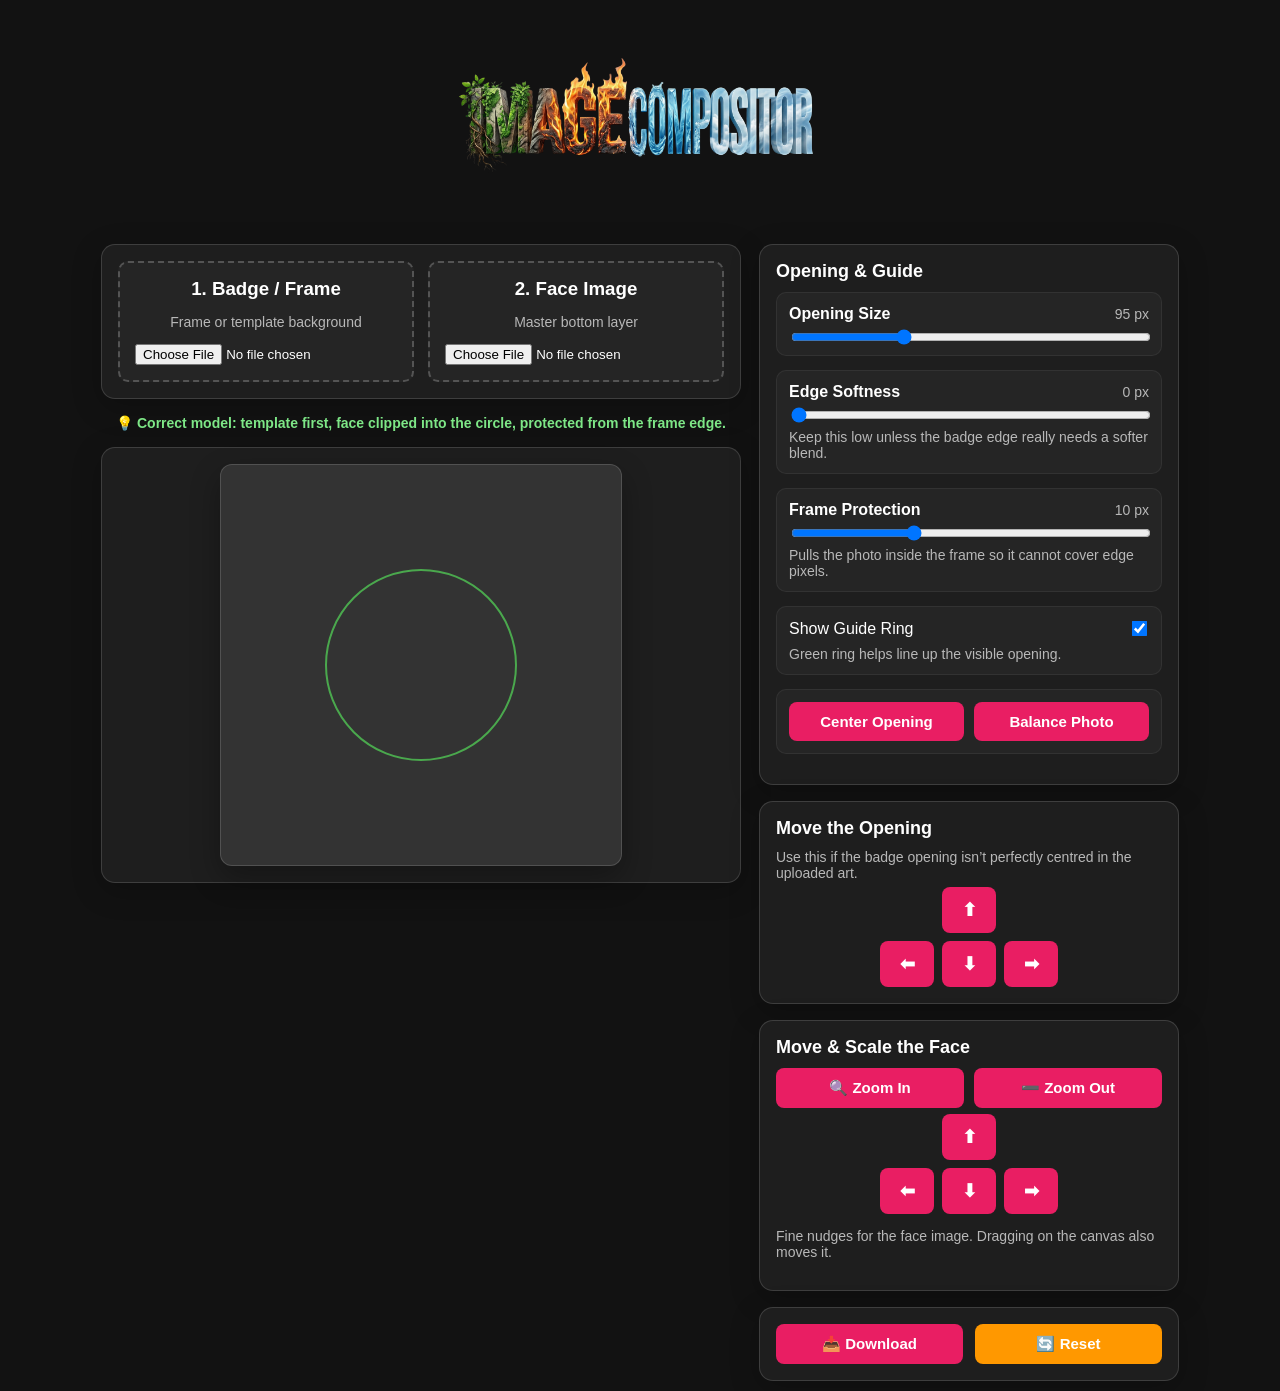
<file: index.html>
<!DOCTYPE html>
<html lang="en">
<head>
    <meta charset="UTF-8" />
    <meta name="viewport" content="width=device-width, initial-scale=1.0, maximum-scale=1.0, user-scalable=no" />
    <title>Image Compositor</title>
    <link rel="manifest" href="manifest.json" />
    <meta name="theme-color" content="#121212" />
    <link rel="apple-touch-icon" href="logo.png" />
    <style>
        :root {
            --bg: #121212;
            --panel: #1e1e1e;
            --panel-2: #252525;
            --text: #ffffff;
            --muted: #b8b8b8;
            --accent: #e91e63;
            --accent-2: #ff9800;
            --line: rgba(255,255,255,0.14);
            --guide: rgba(76, 175, 80, 0.95);
            --guide-soft: rgba(76, 175, 80, 0.35);
        }

        * { box-sizing: border-box; }

        body {
            background: var(--bg);
            color: var(--text);
            display: flex;
            flex-direction: column;
            align-items: center;
            margin: 10px;
            font-family: Arial, sans-serif;
            overflow-x: hidden;
        }

        .logo {
            width: 90%;
            max-width: 400px;
            margin-bottom: 16px;
        }

        .container {
            display: flex;
            justify-content: center;
            flex-wrap: wrap;
            width: 100%;
            max-width: 1100px;
            gap: 18px;
            align-items: flex-start;
        }

        .left-column,
        .right-column {
            display: flex;
            flex-direction: column;
            gap: 16px;
            width: 100%;
        }

        .left-column { max-width: 640px; }
        .right-column { max-width: 420px; }

        .panel {
            background: var(--panel);
            border: 1px solid var(--line);
            border-radius: 14px;
            padding: 16px;
            width: 100%;
            box-shadow: 0 8px 30px rgba(0,0,0,0.22);
        }

        .upload-grid {
            display: grid;
            grid-template-columns: 1fr;
            gap: 14px;
        }

        @media (min-width: 700px) {
            .upload-grid {
                grid-template-columns: 1fr 1fr;
            }
        }

        .upload-box {
            border: 2px dashed rgba(255,255,255,0.22);
            padding: 15px;
            text-align: center;
            background-color: var(--panel-2);
            border-radius: 10px;
        }

        .upload-box h3 { margin: 0 0 8px; }

        .upload-box p,
        .helper,
        .value-label,
        .status-line {
            font-size: 14px;
            color: var(--muted);
        }

        .tip {
            color: #7ee787;
            font-size: 14px;
            font-weight: bold;
            text-align: center;
            margin: 0;
        }

        .canvas-wrap {
            display: flex;
            justify-content: center;
            align-items: center;
        }

        canvas {
            border: 1px solid rgba(255,255,255,0.15);
            background: #333;
            max-width: 100%;
            height: auto;
            touch-action: none;
            border-radius: 12px;
            box-shadow: 0 12px 30px rgba(0,0,0,0.3);
        }

        .section-title {
            margin: 0 0 10px;
            font-size: 18px;
        }

        .control-group {
            display: flex;
            flex-direction: column;
            gap: 8px;
            margin-bottom: 14px;
            background: var(--panel-2);
            border-radius: 10px;
            padding: 12px;
            border: 1px solid rgba(255,255,255,0.06);
        }

        .control-header {
            display: flex;
            align-items: center;
            justify-content: space-between;
            gap: 12px;
        }

        .control-header label { font-weight: bold; }

        input[type="range"] {
            width: 100%;
            height: 8px;
            background: #555;
            outline: none;
            border-radius: 4px;
        }

        button {
            background-color: var(--accent);
            color: white;
            border: none;
            padding: 11px 16px;
            cursor: pointer;
            border-radius: 8px;
            font-size: 15px;
            font-weight: bold;
            transition: background-color 0.2s, transform 0.05s;
            touch-action: manipulation;
        }

        button:hover { background-color: #d81b60; }
        button:active { transform: translateY(1px); }

        #resetBtn { background-color: var(--accent-2); }
        #resetBtn:hover { background-color: #fb8c00; }

        .button-grid {
            display: grid;
            grid-template-columns: repeat(2, minmax(0, 1fr));
            gap: 10px;
        }

        .movement-pad {
            display: flex;
            flex-direction: column;
            align-items: center;
            gap: 8px;
            margin-top: 6px;
        }

        .movement-row {
            display: flex;
            gap: 8px;
            align-items: center;
            justify-content: center;
        }

        .movement-pad button {
            min-width: 54px;
            padding: 12px 14px;
            font-size: 18px;
        }

        .small-actions {
            display: flex;
            gap: 10px;
            flex-wrap: wrap;
        }

        .small-actions button {
            flex: 1;
            min-width: 120px;
        }

        .toggle-row {
            display: flex;
            align-items: center;
            justify-content: space-between;
            gap: 12px;
        }

        .toggle-row input[type="checkbox"] { transform: scale(1.2); }

        .action-buttons {
            display: flex;
            flex-wrap: wrap;
            justify-content: center;
            gap: 12px;
            width: 100%;
        }

        .action-buttons button {
            flex: 1;
            min-width: 150px;
        }
    </style>
</head>
<body>
    <img src="logo.png" alt="Logo" class="logo" />

    <div class="container">
        <div class="left-column">
            <div class="panel">
                <div class="upload-grid">
                    <div class="upload-box">
                        <h3>1. Badge / Frame</h3>
                        <p>Frame or template background</p>
                        <input type="file" id="templateUpload" accept="image/*" style="width: 100%;" />
                    </div>
                    <div class="upload-box">
                        <h3>2. Face Image</h3>
                        <p>Master bottom layer</p>
                        <input type="file" id="overlayUpload" accept="image/*" style="width: 100%;" />
                    </div>
                </div>
            </div>

            <p class="tip">💡 Correct model: template first, face clipped into the circle, protected from the frame edge.</p>

            <div class="panel canvas-wrap">
                <canvas id="imageCanvas" width="400" height="400"></canvas>
            </div>
        </div>

        <div class="right-column">
            <div class="panel">
                <h2 class="section-title">Opening & Guide</h2>

                <div class="control-group">
                    <div class="control-header">
                        <label for="maskRadiusSlider">Opening Size</label>
                        <span class="value-label" id="maskRadiusValue">95 px</span>
                    </div>
                    <input type="range" id="maskRadiusSlider" min="40" max="220" value="95" />
                </div>

                <div class="control-group">
                    <div class="control-header">
                        <label for="featherSlider">Edge Softness</label>
                        <span class="value-label" id="featherValue">0 px</span>
                    </div>
                    <input type="range" id="featherSlider" min="0" max="20" value="0" />
                    <div class="helper">Keep this low unless the badge edge really needs a softer blend.</div>
                </div>

                <div class="control-group">
                    <div class="control-header">
                        <label for="safeEdgeSlider">Frame Protection</label>
                        <span class="value-label" id="safeEdgeValue">10 px</span>
                    </div>
                    <input type="range" id="safeEdgeSlider" min="0" max="30" value="10" />
                    <div class="helper">Pulls the photo inside the frame so it cannot cover edge pixels.</div>
                </div>

                <div class="control-group">
                    <div class="toggle-row">
                        <label for="showGuideToggle">Show Guide Ring</label>
                        <input type="checkbox" id="showGuideToggle" checked />
                    </div>
                    <div class="helper">Green ring helps line up the visible opening.</div>
                </div>

                <div class="control-group">
                    <div class="small-actions">
                        <button id="centerMaskBtn">Center Opening</button>
                        <button id="balancePhotoBtn">Balance Photo</button>
                    </div>
                </div>
            </div>

            <div class="panel">
                <h2 class="section-title">Move the Opening</h2>
                <div class="helper">Use this if the badge opening isn’t perfectly centred in the uploaded art.</div>
                <div class="movement-pad">
                    <button data-mask-move="up">⬆</button>
                    <div class="movement-row">
                        <button data-mask-move="left">⬅</button>
                        <button data-mask-move="down">⬇</button>
                        <button data-mask-move="right">➡</button>
                    </div>
                </div>
            </div>

            <div class="panel">
                <h2 class="section-title">Move & Scale the Face</h2>
                <div class="button-grid">
                    <button id="zoomInBtn">🔍 Zoom In</button>
                    <button id="zoomOutBtn">➖ Zoom Out</button>
                </div>
                <div class="movement-pad">
                    <button data-image-move="up">⬆</button>
                    <div class="movement-row">
                        <button data-image-move="left">⬅</button>
                        <button data-image-move="down">⬇</button>
                        <button data-image-move="right">➡</button>
                    </div>
                </div>
                <p class="status-line">Fine nudges for the face image. Dragging on the canvas also moves it.</p>
            </div>

            <div class="panel">
                <div class="action-buttons">
                    <button id="downloadBtn">📥 Download</button>
                    <button id="resetBtn">🔄 Reset</button>
                </div>
            </div>
        </div>
    </div>

    <script>
        const canvas = document.getElementById('imageCanvas');
        const context = canvas.getContext('2d');

        const templateUpload = document.getElementById('templateUpload');
        const overlayUpload = document.getElementById('overlayUpload');
        const downloadBtn = document.getElementById('downloadBtn');
        const resetBtn = document.getElementById('resetBtn');
        const zoomInBtn = document.getElementById('zoomInBtn');
        const zoomOutBtn = document.getElementById('zoomOutBtn');
        const maskRadiusSlider = document.getElementById('maskRadiusSlider');
        const featherSlider = document.getElementById('featherSlider');
        const safeEdgeSlider = document.getElementById('safeEdgeSlider');
        const showGuideToggle = document.getElementById('showGuideToggle');
        const centerMaskBtn = document.getElementById('centerMaskBtn');
        const balancePhotoBtn = document.getElementById('balancePhotoBtn');
        const maskRadiusValue = document.getElementById('maskRadiusValue');
        const featherValue = document.getElementById('featherValue');
        const safeEdgeValue = document.getElementById('safeEdgeValue');

        let badgeImg = null;
        let faceImg = null;
        let facePosition = { x: 0, y: 0 };
        let faceScale = 1;
        let openingRadius = 95;
        let edgeSoftness = 0;
        let safeEdgeInset = 10;
        let showGuide = true;
        let openingCenter = { x: canvas.width / 2, y: canvas.height / 2 };

        let isDraggingFace = false;
        let dragStartX = 0;
        let dragStartY = 0;

        const FINE_STEP = 4;
        const LARGE_STEP = 12;
        const OPENING_STEP = 3;

        templateUpload.addEventListener('change', handleBadgeUpload);
        overlayUpload.addEventListener('change', handleFaceUpload);
        downloadBtn.addEventListener('click', downloadImage);
        resetBtn.addEventListener('click', resetCanvas);
        zoomInBtn.addEventListener('click', () => zoomFace(1.06));
        zoomOutBtn.addEventListener('click', () => zoomFace(0.94));

        maskRadiusSlider.addEventListener('input', (e) => {
            openingRadius = parseInt(e.target.value, 10);
            updateReadouts();
            drawCanvas();
        });

        featherSlider.addEventListener('input', (e) => {
            edgeSoftness = parseInt(e.target.value, 10);
            updateReadouts();
            drawCanvas();
        });

        safeEdgeSlider.addEventListener('input', (e) => {
            safeEdgeInset = parseInt(e.target.value, 10);
            updateReadouts();
            drawCanvas();
        });

        showGuideToggle.addEventListener('change', (e) => {
            showGuide = e.target.checked;
            drawCanvas();
        });

        centerMaskBtn.addEventListener('click', () => {
            openingCenter = { x: canvas.width / 2, y: canvas.height / 2 };
            drawCanvas();
        });

        balancePhotoBtn.addEventListener('click', balanceFaceToOpening);

        document.querySelectorAll('[data-image-move]').forEach((button) => {
            button.addEventListener('click', (e) => {
                const size = e.shiftKey ? LARGE_STEP : FINE_STEP;
                const direction = button.dataset.imageMove;
                moveByDirection(direction, size, false);
            });
        });

        document.querySelectorAll('[data-mask-move]').forEach((button) => {
            button.addEventListener('click', () => {
                const direction = button.dataset.maskMove;
                moveByDirection(direction, OPENING_STEP, true);
            });
        });

        function updateReadouts() {
            maskRadiusValue.textContent = `${openingRadius} px`;
            featherValue.textContent = `${edgeSoftness} px`;
            safeEdgeValue.textContent = `${safeEdgeInset} px`;
        }

        function handleBadgeUpload(event) {
            const file = event.target.files[0];
            if (!file) return;
            badgeImg = new Image();
            badgeImg.onload = () => {
                drawCanvas();
            };
            badgeImg.src = URL.createObjectURL(file);
        }

        function handleFaceUpload(event) {
            const file = event.target.files[0];
            if (!file) return;
            faceImg = new Image();
            faceImg.onload = () => {
                const minDimension = Math.min(faceImg.width, faceImg.height);
                faceScale = ((openingRadius * 2) / minDimension) * 1.02;
                balanceFaceToOpening();
            };
            faceImg.src = URL.createObjectURL(file);
        }

        function balanceFaceToOpening() {
            if (!faceImg) return;
            const drawWidth = faceImg.width * faceScale;
            const drawHeight = faceImg.height * faceScale;
            facePosition.x = openingCenter.x - (drawWidth / 2);
            facePosition.y = openingCenter.y - (drawHeight / 2) - Math.round(openingRadius * 0.06);
            drawCanvas();
        }

        function drawCanvas(includeGuide = true) {
            context.clearRect(0, 0, canvas.width, canvas.height);

            if (badgeImg) {
                context.drawImage(badgeImg, 0, 0, canvas.width, canvas.height);
            }

            if (faceImg) {
                drawFaceLayer();
            }

            if (showGuide && includeGuide) {
                drawGuideRing();
            }
        }

        function drawFaceLayer() {
            const radius = Math.max(10, openingRadius - safeEdgeInset);

            const offscreen = document.createElement('canvas');
            offscreen.width = canvas.width;
            offscreen.height = canvas.height;
            const offCtx = offscreen.getContext('2d');

            offCtx.save();
            offCtx.beginPath();
            offCtx.arc(openingCenter.x, openingCenter.y, radius, 0, Math.PI * 2);
            offCtx.clip();
            offCtx.drawImage(
                faceImg,
                facePosition.x,
                facePosition.y,
                faceImg.width * faceScale,
                faceImg.height * faceScale
            );
            offCtx.restore();

            if (edgeSoftness > 0) {
                offCtx.globalCompositeOperation = 'destination-in';
                const featherStart = Math.max(0, radius - edgeSoftness);
                const gradient = offCtx.createRadialGradient(
                    openingCenter.x,
                    openingCenter.y,
                    featherStart,
                    openingCenter.x,
                    openingCenter.y,
                    radius
                );
                gradient.addColorStop(0, 'rgba(0,0,0,1)');
                gradient.addColorStop(1, 'rgba(0,0,0,0)');
                offCtx.fillStyle = gradient;
                offCtx.beginPath();
                offCtx.arc(openingCenter.x, openingCenter.y, radius, 0, Math.PI * 2);
                offCtx.fill();
            }

            offCtx.globalCompositeOperation = 'source-over';

            context.drawImage(offscreen, 0, 0, canvas.width, canvas.height);
        }

        function drawGuideRing() {
            context.save();
            context.beginPath();
            context.arc(openingCenter.x, openingCenter.y, openingRadius, 0, Math.PI * 2);
            context.strokeStyle = 'rgba(76, 175, 80, 0.95)';
            context.lineWidth = 2;
            context.stroke();

            if (edgeSoftness > 0) {
                context.beginPath();
                context.arc(openingCenter.x, openingCenter.y, Math.max(4, openingRadius - edgeSoftness), 0, Math.PI * 2);
                context.strokeStyle = 'rgba(76, 175, 80, 0.35)';
                context.lineWidth = 1;
                context.setLineDash([6, 6]);
                context.stroke();
                context.setLineDash([]);
            }
            context.restore();
        }

        function moveByDirection(direction, step, moveOpening = false) {
            const target = moveOpening ? openingCenter : facePosition;
            if (!moveOpening && !faceImg) return;

            if (direction === 'up') target.y -= step;
            if (direction === 'down') target.y += step;
            if (direction === 'left') target.x -= step;
            if (direction === 'right') target.x += step;

            drawCanvas();
        }

        function zoomFace(factor) {
            if (!faceImg) return;
            facePosition.x = openingCenter.x - (openingCenter.x - facePosition.x) * factor;
            facePosition.y = openingCenter.y - (openingCenter.y - facePosition.y) * factor;
            faceScale *= factor;
            drawCanvas();
        }

        function downloadImage() {
            if (!badgeImg && !faceImg) {
                alert('Nothing to download yet!');
                return;
            }
            drawCanvas(false);
            const link = document.createElement('a');
            link.download = 'composed-image.png';
            link.href = canvas.toDataURL('image/png');
            link.click();
            drawCanvas();
        }

        function resetCanvas() {
            context.clearRect(0, 0, canvas.width, canvas.height);
            templateUpload.value = '';
            overlayUpload.value = '';
            badgeImg = null;
            faceImg = null;
            facePosition = { x: 0, y: 0 };
            faceScale = 1;
            openingRadius = 95;
            edgeSoftness = 0;
            safeEdgeInset = 10;
            showGuide = true;
            openingCenter = { x: canvas.width / 2, y: canvas.height / 2 };
            isDraggingFace = false;
            maskRadiusSlider.value = 95;
            featherSlider.value = 0;
            safeEdgeSlider.value = 10;
            showGuideToggle.checked = true;
            updateReadouts();
            drawCanvas();
        }

        function getPointerPos(e) {
            const rect = canvas.getBoundingClientRect();
            const scaleX = canvas.width / rect.width;
            const scaleY = canvas.height / rect.height;

            let clientX = e.clientX;
            let clientY = e.clientY;

            if (e.touches && e.touches.length > 0) {
                clientX = e.touches[0].clientX;
                clientY = e.touches[0].clientY;
            }

            return {
                x: (clientX - rect.left) * scaleX,
                y: (clientY - rect.top) * scaleY
            };
        }

        function handleDragStart(e) {
            if (!faceImg) return;
            isDraggingFace = true;
            const pos = getPointerPos(e);
            dragStartX = pos.x;
            dragStartY = pos.y;
            e.preventDefault();
        }

        function handleDragMove(e) {
            if (!isDraggingFace || !faceImg) return;
            const pos = getPointerPos(e);
            const dx = pos.x - dragStartX;
            const dy = pos.y - dragStartY;

            facePosition.x += dx;
            facePosition.y += dy;
            dragStartX = pos.x;
            dragStartY = pos.y;

            drawCanvas();
            e.preventDefault();
        }

        function handleDragEnd() {
            isDraggingFace = false;
        }

        canvas.addEventListener('mousedown', handleDragStart);
        window.addEventListener('mousemove', handleDragMove);
        window.addEventListener('mouseup', handleDragEnd);
        canvas.addEventListener('touchstart', handleDragStart, { passive: false });
        window.addEventListener('touchmove', handleDragMove, { passive: false });
        window.addEventListener('touchend', handleDragEnd);

        if ('serviceWorker' in navigator) {
            let refreshing = false;
            navigator.serviceWorker.addEventListener('controllerchange', () => {
                if (refreshing) return;
                refreshing = true;
                window.location.reload();
            });

            window.addEventListener('load', () => {
                navigator.serviceWorker.register('sw.js')
                    .then(registration => registration.update())
                    .catch(() => {});
            });
        }

        updateReadouts();
        drawCanvas();
    </script>
</body>
</html>
</file>
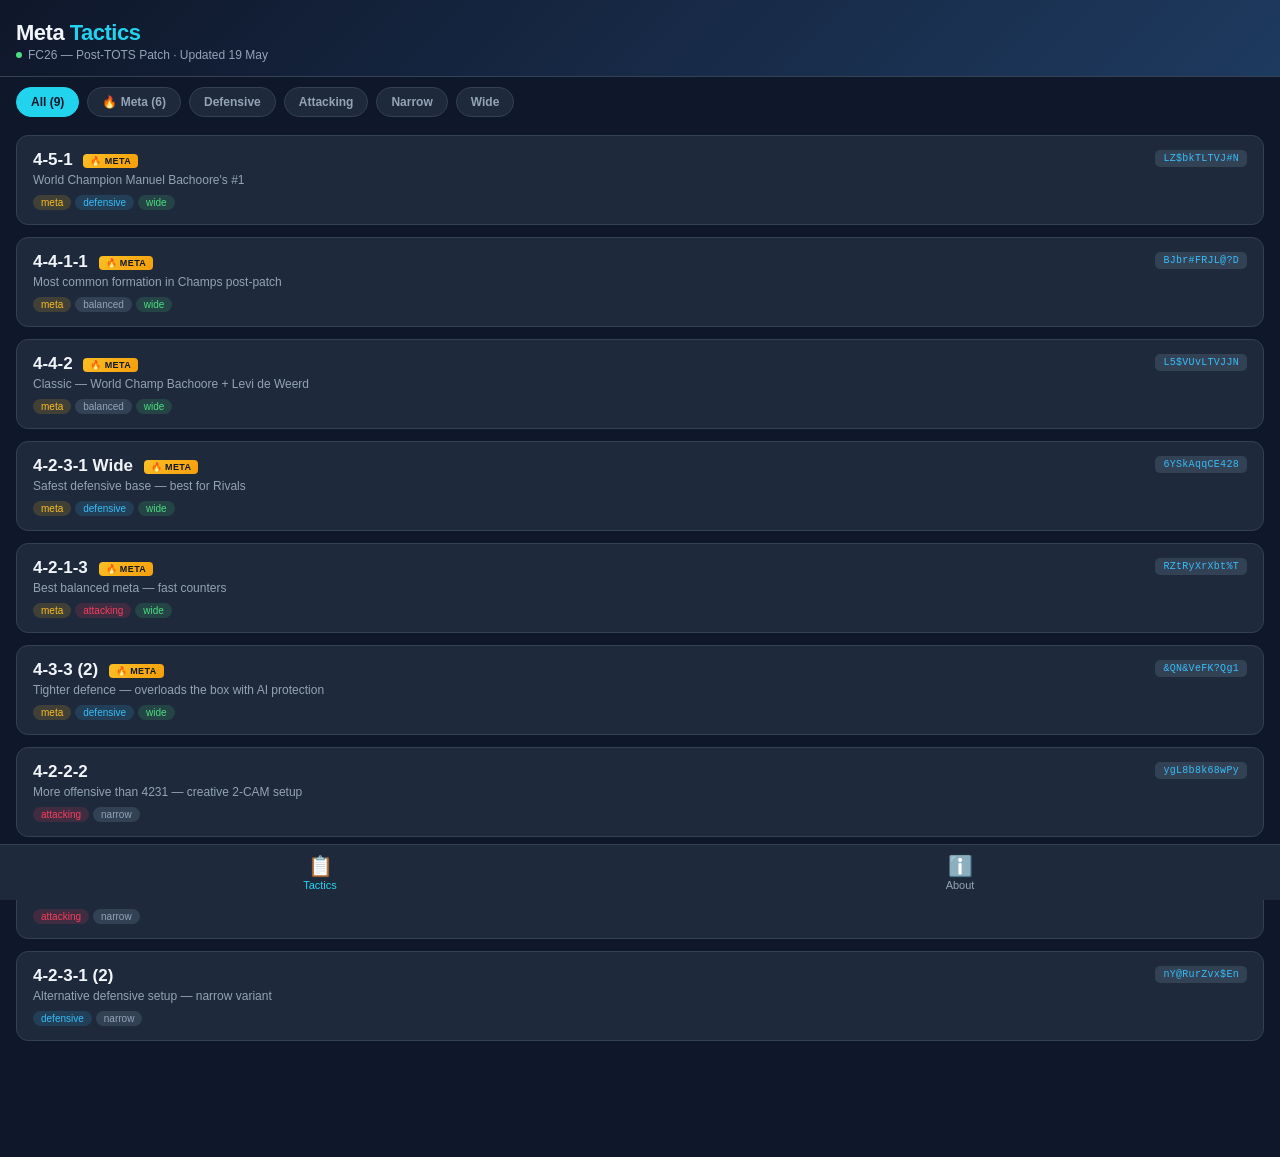
<file: fc26-meta-tactics/index.html>
<!DOCTYPE html>
<html lang="en">
<head>
<meta charset="UTF-8">
<meta name="viewport" content="width=device-width, initial-scale=1.0, maximum-scale=1.0, user-scalable=no">
<meta name="theme-color" content="#0f172a">
<meta name="apple-mobile-web-app-capable" content="yes">
<meta name="apple-mobile-web-app-status-bar-style" content="black-translucent">
<title>FC26 Meta Tactics</title>
<link rel="icon" type="image/svg+xml" href="data:image/svg+xml,%3Csvg xmlns='http://www.w3.org/2000/svg' viewBox='0 0 32 32'%3E%3Ctext y='28' font-size='28'%3E%E2%9A%BD%3C/text%3E%3C/svg%3E">
<style>
  :root {
    --bg: #0f172a;
    --surface: #1e293b;
    --surface2: #334155;
    --accent: #22d3ee;
    --accent2: #38bdf8;
    --gold: #fbbf24;
    --green: #4ade80;
    --rose: #f43f5e;
    --text: #f1f5f9;
    --text2: #94a3b8;
    --text3: #64748b;
    --radius: 12px;
    --radius-sm: 8px;
  }
  * { margin:0; padding:0; box-sizing:border-box; }
  html, body {
    font-family: -apple-system, BlinkMacSystemFont, 'Segoe UI', Roboto, sans-serif;
    background: var(--bg);
    color: var(--text);
    min-height: 100dvh;
    -webkit-font-smoothing: antialiased;
  }
  body { padding-bottom: 80px; }

  .header {
    background: linear-gradient(135deg, #0f172a 0%, #1e3a5f 100%);
    padding: 20px 16px 14px;
    position: sticky;
    top: 0;
    z-index: 100;
    border-bottom: 1px solid var(--surface2);
  }
  .header h1 { font-size: 22px; font-weight: 800; letter-spacing: -0.5px; }
  .header h1 span { color: var(--accent); }
  .header .sub {
    font-size: 12px;
    color: var(--text2);
    margin-top: 2px;
    display: flex;
    align-items: center;
    gap: 6px;
  }
  .header .sub .dot { width:6px; height:6px; border-radius:50%; background:var(--green); display:inline-block; }

  .filters {
    display: flex;
    gap: 8px;
    padding: 10px 16px;
    overflow-x: auto;
    -webkit-overflow-scrolling: touch;
    scrollbar-width: none;
    background: var(--bg);
    position: sticky;
    top: 73px;
    z-index: 99;
  }
  .filters::-webkit-scrollbar { display:none; }
  .filter-btn {
    flex-shrink: 0;
    padding: 7px 14px;
    border-radius: 20px;
    border: 1px solid var(--surface2);
    background: var(--surface);
    color: var(--text2);
    font-size: 12px;
    font-weight: 600;
    cursor: pointer;
    transition: all 0.2s;
    white-space: nowrap;
    -webkit-tap-highlight-color: transparent;
  }
  .filter-btn.active { background:var(--accent); color:#0f172a; border-color:var(--accent); }

  .container { padding: 8px 16px; }

  .tactic-card {
    background: var(--surface);
    border-radius: var(--radius);
    margin-bottom: 12px;
    overflow: hidden;
    border: 1px solid var(--surface2);
    transition: border-color 0.2s;
    cursor: pointer;
    -webkit-tap-highlight-color: transparent;
  }
  .tactic-card:active { border-color: var(--accent2); }

  .card-header { padding: 14px 16px; }
  .card-header .top-row { display:flex; justify-content:space-between; align-items:flex-start; }
  .card-header .name { font-size:17px; font-weight:700; }
  .card-header .meta-tag {
    display:inline-block;
    background: linear-gradient(135deg, var(--gold), #f59e0b);
    color:#0f172a;
    font-size:9px;
    font-weight:800;
    padding:2px 7px;
    border-radius:4px;
    text-transform:uppercase;
    letter-spacing:0.4px;
    margin-left:6px;
    vertical-align:middle;
  }
  .card-header .usage { font-size:12px; color:var(--text2); margin-top:3px; }
  .card-header .code-badge {
    background:var(--surface2);
    padding:3px 8px;
    border-radius:5px;
    font-size:10px;
    font-family:'SF Mono','Fira Code',monospace;
    color:var(--accent2);
    letter-spacing:0.3px;
    flex-shrink:0;
  }
  .card-header .tags {
    display:flex;
    gap:4px;
    margin-top:8px;
    flex-wrap:wrap;
  }
  .card-header .tag {
    font-size:10px;
    padding:2px 8px;
    border-radius:10px;
    background:var(--surface2);
    color:var(--text2);
  }
  .card-header .tag.gold { background:rgba(251,191,36,0.15); color:var(--gold); }
  .card-header .tag.green { background:rgba(74,222,128,0.15); color:var(--green); }
  .card-header .tag.rose { background:rgba(244,63,94,0.15); color:var(--rose); }
  .card-header .tag.blue { background:rgba(56,189,248,0.15); color:var(--accent2); }

  .card-body {
    max-height:0;
    overflow:hidden;
    transition: max-height 0.35s ease;
  }
  .card-body.open { max-height:10000px; }

  .detail-inner { padding:0 16px 16px; }

  .section { margin-top:14px; }
  .section-title {
    font-size:11px;
    font-weight:700;
    text-transform:uppercase;
    letter-spacing:0.7px;
    color:var(--accent2);
    margin-bottom:8px;
    display:flex;
    align-items:center;
    gap:6px;
  }
  .section-title.gold { color:var(--gold); }
  .section-title.green { color:var(--green); }
  .section-title.rose { color:var(--rose); }

  .tactic-row {
    display:flex;
    justify-content:space-between;
    align-items:center;
    padding:5px 0;
    border-bottom:1px solid rgba(255,255,255,0.04);
    font-size:13px;
    gap:8px;
  }
  .tactic-row:last-child { border-bottom:none; }
  .tactic-row .label { color:var(--text2); flex-shrink:0; }
  .tactic-row .value { font-weight:600; text-align:right; }

  .formation-display {
    display:flex;
    align-items:center;
    gap:14px;
    background: var(--bg);
    border-radius: var(--radius-sm);
    padding: 10px 14px;
    margin-bottom: 10px;
  }
  .formation-display .icon { font-size:30px; }
  .formation-display .label { font-size:22px; font-weight:800; color:var(--accent); letter-spacing:-0.5px; }

  .role-grid {
    display:grid;
    grid-template-columns: 1fr 1fr;
    gap:5px;
  }
  .role-item {
    background:var(--bg);
    border-radius:6px;
    padding:6px 8px;
    font-size:12px;
  }
  .role-item .pos { font-weight:700; color:var(--accent2); }
  .role-item .role { color:var(--text); }
  .role-item .instr { color:var(--text2); font-size:11px; display:block; }

  .playstyle-grid {
    display:flex;
    flex-wrap:wrap;
    gap:4px;
  }
  .ps-chip {
    background:var(--surface2);
    border-radius:4px;
    padding:3px 7px;
    font-size:11px;
    color:var(--text);
  }
  .ps-chip .pos { font-weight:700; color:var(--gold); margin-right:3px; }

  .pro-chip {
    background:linear-gradient(135deg, var(--gold), #f59e0b);
    color:#0f172a;
    padding:2px 9px;
    border-radius:5px;
    font-size:11px;
    font-weight:700;
    display:inline-block;
    margin:2px 4px 2px 0;
  }

  .pros-cons {
    display:grid;
    grid-template-columns: 1fr 1fr;
    gap:8px;
  }
  .pc-list { font-size:12px; line-height:1.6; }
  .pc-list .item { display:flex; align-items:flex-start; gap:4px; }
  .pc-list .check { color:var(--green); flex-shrink:0; }
  .pc-list .cross { color:var(--rose); flex-shrink:0; }

  .philosophy-text {
    font-size:13px;
    color:var(--text2);
    line-height:1.6;
    background:var(--bg);
    border-radius:var(--radius-sm);
    padding:10px 12px;
  }
  .philosophy-text strong { color:var(--text); }

  .bottom-nav {
    position:fixed;
    bottom:0;
    left:0;
    right:0;
    background:var(--surface);
    border-top:1px solid var(--surface2);
    display:flex;
    padding:6px 0;
    padding-bottom: max(6px, env(safe-area-inset-bottom));
    z-index:100;
  }
  .nav-item {
    flex:1;
    text-align:center;
    font-size:11px;
    color:var(--text2);
    cursor:pointer;
    padding:3px 0;
    transition:color 0.2s;
    -webkit-tap-highlight-color:transparent;
  }
  .nav-item.active { color:var(--accent); }
  .nav-item .icon { font-size:20px; display:block; margin-bottom:1px; }

  .about-content { padding:8px 0; }

  .update-card {
    background:linear-gradient(135deg, #1e293b, #1a2332);
    border:1px solid var(--surface2);
    border-radius:var(--radius);
    padding:14px;
    margin-bottom:10px;
  }
  .update-card .date { font-size:10px; color:var(--text2); text-transform:uppercase; letter-spacing:0.4px; }
  .update-card .title { font-size:15px; font-weight:700; margin:3px 0 6px; }
  .update-card .desc { font-size:13px; color:var(--text2); line-height:1.5; }

  .code-block {
    background:var(--bg);
    border-radius:6px;
    padding:6px 10px;
    font-family:'SF Mono','Fira Code',monospace;
    font-size:12px;
    color:var(--accent2);
    display:inline-block;
    letter-spacing:0.3px;
    margin:2px;
  }

  @media (max-width:380px) {
    .header h1 { font-size:19px; }
    .card-header .name { font-size:15px; }
    .role-grid { grid-template-columns:1fr; }
    .pros-cons { grid-template-columns:1fr; }
  }
</style>
</head>
<body>

<div class="header">
  <h1>Meta <span>Tactics</span></h1>
  <div class="sub"><span class="dot"></span> FC26 — Post-TOTS Patch · Updated 19 May</div>
</div>

<div class="filters" id="filters">
  <button class="filter-btn active" data-filter="all">All (9)</button>
  <button class="filter-btn" data-filter="meta">🔥 Meta (6)</button>
  <button class="filter-btn" data-filter="defensive">Defensive</button>
  <button class="filter-btn" data-filter="attacking">Attacking</button>
  <button class="filter-btn" data-filter="narrow">Narrow</button>
  <button class="filter-btn" data-filter="wide">Wide</button>
</div>

<div class="container" id="listView"><div id="tacticList"></div></div>

<div class="container" id="detailView" style="display:none">
  <div class="back-btn" id="backBtn" style="display:inline-flex;align-items:center;gap:4px;font-size:14px;color:var(--accent2);cursor:pointer;margin-bottom:10px;-webkit-tap-highlight-color:transparent;">← Back to tactics</div>
  <div id="detailContent"></div>
</div>

<div class="container">
  <div class="about-content" id="aboutView" style="display:none">
    <div class="update-card">
      <div class="date">Post-TOTS Patch</div>
      <div class="title">FC26 Meta Landscape</div>
      <div class="desc">
        These are the current meta formations and tactics used by top players and pros after the latest TOTS patch.<br><br>
        Data compiled from Team Gullit, FUT.GG, FUTBIN, Dexerto, pro player breakdowns (Manuel Bachoore, Levi de Weerd), and community consensus.
      </div>
    </div>
    <div class="update-card">
      <div class="date">Key Principle</div>
      <div class="title">61 Depth / High Defensive Line</div>
      <div class="desc">
        Most pro tactics use exactly <strong>61-70 depth</strong> with a "High" defensive approach. This activates aggressive AI defending — defenders push up, mark reliably, trigger auto-offside traps, and stay compact without being too exposed. A depth under 60 is generally not recommended in the current meta.
      </div>
    </div>
    <div class="update-card">
      <div class="date">Key Principle</div>
      <div class="title">Player Roles & FC IQ</div>
      <div class="desc">
        Roles matter more than formation name in FC26. An Inside Forward behaves very differently from a Winger. A Deep-Lying Playmaker creates space differently from a Box-to-Box. Having the <strong>right role for the right player</strong> is critical — make sure your players have at least a + role rating for their position.<br><br>
        The <strong>Balanced</strong> build-up style is the most versatile choice across almost all meta formations. It offers a mix of short passes, player runs, and quick transitions.
      </div>
    </div>
    <div class="update-card">
      <div class="date">Defending Tip</div>
      <div class="title">Defend with Midfielders First</div>
      <div class="desc">
        The biggest mistake in FC26 is pulling your CBs out of position. Always <strong>control a CDM/CM first</strong>, jockey the ball carrier, cut passing lanes, and only switch to a CB when you're close to your box. Use manual interceptions (X/A) when your player is in a passing lane.
      </div>
    </div>
    <div class="update-card">
      <div class="date">Coin Priority</div>
      <div class="title">Where to Spend First</div>
      <div class="desc">
        Before buying an expensive ST, upgrade: <strong>CDM with stamina + Intercept+</strong>, <strong>CB with Anticipate+</strong>, <strong>reliable Fullback</strong>. These positions stabilise your entire tactic.<br><br>
        Key PlayStyles by priority: <strong>Rapid+</strong> (wingers), <strong>Incisive Pass+</strong> (CAM/CM), <strong>Intercept+</strong> (CDM/CB), <strong>Finesse Shot+</strong> (attackers), <strong>Quick Step+</strong> (wide players).
      </div>
    </div>
    <div class="update-card">
      <div class="date">Pro Tip</div>
      <div class="title">Test Before You Judge</div>
      <div class="desc">
        Don't judge a tactic after one match — a stronger opponent or bad connection can distort the result. Play <strong>at least 5 matches</strong> (including 2 against similarly-ranked opponents) before changing formation. Change only <strong>one detail at a time</strong>.
      </div>
    </div>
  </div>
</div>

<div class="bottom-nav">
  <div class="nav-item active" id="navTactics"><span class="icon">📋</span>Tactics</div>
  <div class="nav-item" id="navAbout"><span class="icon">ℹ️</span>About</div>
</div>

<script>
const tactics = [
  // ═══════════════════ 4-5-1 ═══════════════════
  {
    id:'451', name:'4-5-1', short:'4-5-1 Flat', meta:true,
    tags:['meta','defensive','wide'],
    codes:['LZ$bkTLTVJ#N'],
    usage:'World Champion Manuel Bachoore\'s #1',
    formationIcon:'4-5-1',
    pros:['Manuel Bachoore'],
    roles:[
      {pos:'GK', role:'Sweeper Keeper', instr:'Balanced'},
      {pos:'LB/RB', role:'Fullback', instr:'Balanced'},
      {pos:'CBs', role:'Defender', instr:'Defend'},
      {pos:'CM (Middle)', role:'Deep-Lying Playmaker', instr:'Defend — deepest midfielder, first build-up reference'},
      {pos:'CM (Right)', role:'Box-to-Box', instr:'Balanced — all-rounder'},
      {pos:'CM (Left)', role:'Playmaker', instr:'Attack — most offensive, acts as extra attacker'},
      {pos:'LM', role:'Inside Forward', instr:'Balanced — gets into box'},
      {pos:'RM', role:'Inside Forward', instr:'Balanced — gets into box'},
      {pos:'ST', role:'Advanced Forward', instr:'Attack'}
    ],
    playstyles:['GK: Footwork, Cross Claimer','CB: Anticipate, Block, Jockey','LB/RB: Quick Step, Intercept','CM (DLP): Incisive Pass, Pinged Pass','CM (B2B): Intercept, Press Proven','CM (Playmaker): Technical, Incisive Pass','LM/RM: Rapid, Finesse Shot','ST: Finesse Shot, Low Driven, Rapid'],
    tactics:[
      {label:'Build-up Style', value:'Balanced'},
      {label:'Defensive Approach', value:'High (70)'},
      {label:'Defensive Width', value:'Compact — close middle'}
    ],
    attack:'Build up on the side of your Box-to-Box midfielder (not the Playmaker). Use quick 1-2 touch passing (tiki-taka) to overload the box. Constantly trigger manual runs through the middle. Wingers run in behind, ST holds the backline, attacking CMs make late runs into the box for cutbacks.',
    defense:'Primary goal is to close the middle of the pitch — allow the opponent to go wide if necessary. Wide midfielders track wide players carrying the ball down the line. Manually stop cutbacks. Never pull CBs or CMs out of position.',
    strengths:['Best midfield control in the game','Highly adaptable — shifts to 4-3-3 and 4-2-3-1 in-game','Overloads the box from midfield','Excellent for tiki-taka build-up','World Champion-verified setup'],
    weaknesses:['No dedicated CDM can leave gaps','Requires high-stamina CMs','Wide midfielders must track back','Takes practice to master the build-up patterns']
  },

  // ═══════════════════ 4-4-1-1 ═══════════════════
  {
    id:'4411', name:'4-4-1-1', short:'4-4-1-1 Midfield', meta:true,
    tags:['meta','balanced','wide'],
    codes:['BJbr#FRJL@?D','BJbrPtrLL91C','7JV$CB7BF3nM'],
    usage:'Most common formation in Champs post-patch',
    formationIcon:'4-4-1-1',
    pros:['Multiple pros — "the formation everyone is using"'],
    roles:[
      {pos:'GK', role:'Sweeper Keeper', instr:'Balanced'},
      {pos:'LB/RB', role:'Fullback', instr:'Balanced'},
      {pos:'CBs', role:'Defender', instr:'Defend'},
      {pos:'CM (L)', role:'Box-to-Box', instr:'Balanced — makes runs beyond striker'},
      {pos:'CM (R)', role:'Holding / DLP', instr:'Defend / Build-Up — pivot for build-up'},
      {pos:'CAM', role:'Shadow Striker', instr:'Attack — scores as much as ST'},
      {pos:'LM', role:'Inside Forward', instr:'Balanced'},
      {pos:'RM', role:'Winger / Inside Forward', instr:'Balanced'},
      {pos:'ST', role:'Advanced Forward', instr:'Attack'}
    ],
    playstyles:['CAM: Incisive Pass+, Finesse Shot+ — essential','CM (B2B): Intercept+, Press Proven, 85+ stamina','CM (DLP): Pinged Pass, Incisive Pass','LM/RM: Rapid+, Quick Step+, Finesse+','ST: Finesse Shot+, Low Driven+, Quick Step+','CB: Anticipate+, Intercept+, Jockey+'],
    tactics:[
      {label:'Build-up Style', value:'Balanced / Counter'},
      {label:'Defensive Approach', value:'High (60-70)'},
      {label:'Defensive Width', value:'Compact'},
      {label:'Players in Box', value:'5-6 (overload)'}
    ],
    attack:'Inside Forwards (LM/RM) and Box-to-Box CMs push forward once you have the ball. This overloads the attack from the middle, giving passing options around the box. Great for drawing out AI presses. The CAM is the difference-maker — needs Incisive+ to dictate play. The playmaker CM makes runs beyond the striker and scores heavily.',
    defense:'61 depth keeps the gap between CMs and CBs at a minimum. CAM drops in to pack the midfield when out of possession. DLP covers the space when wingback pushes forward. Both wide midfielders come back to form a compact defensive block.',
    strengths:['Excellent attacking triangles all over the pitch','CAM and IFs score almost as much as ST','Compact midfield seals out defence','Versatile — suits tiki-taka or fast build-up','Late runs from midfield create chaos'],
    weaknesses:['No dedicated DM can be exploited','Wingback can get caught out','Requires elite CAM with Incisive+','CMs need very high stamina']
  },

  // ═══════════════════ 4-4-2 ═══════════════════
  {
    id:'442', name:'4-4-2', short:'4-4-2 Flat', meta:true,
    tags:['meta','balanced','wide','attacking'],
    codes:['L5$VUvLTVJJN','t4Ht?T2z3ph8'],
    usage:'Classic — World Champ Bachoore + Levi de Weerd',
    formationIcon:'4-4-2',
    pros:['Manuel Bachoore','Levi de Weerd'],
    roles:[
      {pos:'GK', role:'Ball Playing / Sweeper Keeper', instr:'Build-Up / Balanced'},
      {pos:'LB/RB', role:'Fullback', instr:'Balanced'},
      {pos:'CBs', role:'Defender', instr:'Defend'},
      {pos:'CM (L)', role:'Box-to-Box / Holding', instr:'Balanced — engine'},
      {pos:'CM (R)', role:'Holding / DLP', instr:'Defend — anchor'},
      {pos:'LM', role:'Inside Forward', instr:'Attack — cut inside'},
      {pos:'RM', role:'Inside Forward', instr:'Attack — cut inside'},
      {pos:'ST (L)', role:'Advanced Forward', instr:'Attack'},
      {pos:'ST (R)', role:'Target Forward / Advanced Forward', instr:'Balanced / Attack'}
    ],
    playstyles:['GK: Footwork, Cross Claimer, Ball Playing','CM (B2B): Intercept+, Press Proven, 85+ stamina','CM (Anchor): Jockey, Intercept+, Pinged Pass','LM/RM: Rapid+, Quick Step+, Finesse+','STs: Finesse+, Low Driven+, Rapid+','CBs: Anticipate+, Intercept+, Block+'],
    tactics:[
      {label:'Build-up Style', value:'Balanced / Counter'},
      {label:'Defensive Approach', value:'High (45-70)'},
      {label:'Defensive Width', value:'40-45'},
      {label:'Players in Box', value:'5-7'}
    ],
    attack:'Very attacking — both Inside Forwards cut inside and both STs push the backline. The key is the midfield duo: one B2B engine and one defensive anchor. They need elite stamina. Use quick transitions through the middle with 1-2 passes between strikers. The RM/LM provide width when fullbacks stay back.',
    defense:'Midfield two means you need a lot of energy in the middle. Always defend with your CMs first — pulling a CB opens easy gaps. One CM stays back as a screen. Fullbacks on Balanced so they don\'t leave the backline exposed.',
    strengths:['Two strikers — constant goal threat','Natural width from wide midfielders','Simple, adaptable system','Proven at World Champion level','Excellent for counter-attacks'],
    weaknesses:['Midfield two can be overrun','CMs need elite stamina','Very attacking — can leave gaps','Needs strong all-round midfielders']
  },

  // ═══════════════════ 4-2-3-1 Wide ═══════════════════
  {
    id:'4231w', name:'4-2-3-1 Wide', short:'4-2-3-1 Wide', meta:true,
    tags:['meta','defensive','wide','balanced'],
    codes:['6YSkAqqCE428'],
    usage:'Safest defensive base — best for Rivals',
    formationIcon:'4-2-3-1',
    pros:['Recommended starting formation for most players'],
    roles:[
      {pos:'GK', role:'Goalkeeper / Sweeper Keeper', instr:'Defend / Balanced'},
      {pos:'LB/RB', role:'Fullback', instr:'Defend — stay back'},
      {pos:'CBs', role:'Defender', instr:'Defend'},
      {pos:'CDM (L)', role:'Holding', instr:'Defend — pure anchor'},
      {pos:'CDM (R)', role:'Deep-Lying Playmaker', instr:'Build-Up — link play'},
      {pos:'CAM', role:'Playmaker', instr:'Build-Up — central link'},
      {pos:'LM', role:'Inside Forward', instr:'Balanced'},
      {pos:'RM', role:'Inside Forward', instr:'Balanced'},
      {pos:'ST', role:'Advanced Forward', instr:'Attack — must be strong'}
    ],
    playstyles:['CDM (Anchor): Intercept+, Jockey+, Bruiser+','CDM (DLP): Incisive Pass+, Pinged Pass+','CAM: Incisive Pass+, Technical+, Finesse+','LM/RM: Rapid+, Quick Step+','ST: Finesse+, Low Driven+, Quick Step+','CB: Anticipate+, Intercept+, Block+'],
    tactics:[
      {label:'Build-up Style', value:'Balanced / Short Passing'},
      {label:'Defensive Approach', value:'Balanced (40-60) or High (70)'},
      {label:'Defensive Width', value:'40-45'},
      {label:'Offensive Width', value:'50'},
      {label:'Players in Box', value:'4-6'}
    ],
    attack:'Lone ST has a lot of work — needs to link up with CAM and wingers. Diagonal switches to wide players stretch the defence. CAM acts as the creative hub. One CDM (DLP) joins attacks and makes late runs. Inside Forwards cut in for finesse shots or driven passes across the box.',
    defense:'Two CDMs screen the backline — this is the safest defensive setup in the game. Lock one CDM into a covering role. Keep at least one fullback conservative. Always defend with CDMs first; only switch to CBs when close to the box. Cut passing lanes before tackling.',
    strengths:['Safest defensive shape — 2 CDM screen','Excellent for Rivals consistency','Balanced — can go offensive or defensive','Good wide outlets under pressure','Covers central space perfectly'],
    weaknesses:['Lone ST needs to be elite','Can lack attacking numbers in box','Requires good CDM passing','Wingers need to track back']
  },

  // ═══════════════════ 4-2-1-3 ═══════════════════
  {
    id:'4213', name:'4-2-1-3', short:'4-2-1-3', meta:true,
    tags:['meta','attacking','wide'],
    codes:['RZtRyXrXbt%T','&YQyNaQ6?wAD'],
    usage:'Best balanced meta — fast counters',
    formationIcon:'4-2-1-3',
    pros:['Multiple pros — many top setups'],
    roles:[
      {pos:'GK', role:'Sweeper Keeper', instr:'Build-Up'},
      {pos:'LB/RB', role:'Fullback', instr:'Defend'},
      {pos:'CBs', role:'Defender', instr:'Defend'},
      {pos:'RDM', role:'Holding', instr:'Defend — anchor'},
      {pos:'LDM', role:'Deep-Lying Playmaker', instr:'Build-Up — box crasher when pushing'},
      {pos:'CAM', role:'Playmaker', instr:'Balanced — link between CDMs and attack'},
      {pos:'LW', role:'Inside Forward', instr:'Roaming / Attack'},
      {pos:'RW', role:'Inside Forward', instr:'Roaming / Attack'},
      {pos:'ST', role:'Advanced Forward', instr:'Attack'}
    ],
    playstyles:['GK: Footwork, Cross Claimer','CB: Jockey, Block, Anticipate','RDM: Jockey, Intercept, Pinged Pass','LDM: Incisive Pass, Press Proven','CAM: Incisive Pass, Technical, Finesse Shot','LW/RW: Rapid, Technical, Low Driven Shot','ST: Finesse Shot, Low Driven, Rapid'],
    tactics:[
      {label:'Build-up Style', value:'Balanced / Counter'},
      {label:'Defensive Approach', value:'High (61)'},
      {label:'Defensive Width', value:'Compact'}
    ],
    attack:'Find wingers and ST with through balls and lobbed passes from midfield. Quick release to wide players then cut back for tap-ins. Play out from the back to the CAM who plays first-time through balls to beat the offside trap. The roaming Inside Forwards are crucial — they cut in for finesse shots or driven passes.',
    defense:'Solid defensive screen from RCDM + backline maintains shape after losing the ball. Do NOT switch to CBs unless close to the box. Drag the pushing LDM back into position first. Use manual interceptions when cutting a passing lane. Never spam tackles — they take your player out of the game.',
    strengths:['Excellent balance — attack and defence','Versatile wide players (cut inside or stretch)','Solid CDM screen','Great for quick transitions','Flexible for any playstyle'],
    weaknesses:['Fullbacks on Defend can lack width','CDM positioning needs manual management','Requires pacey wingers','CAM needs to be elite']
  },

  // ═══════════════════ 4-3-3 (2) ═══════════════════
  {
    id:'433', name:'4-3-3 (2)', short:'4-3-3 (Holding)', meta:true,
    tags:['meta','defensive','wide'],
    codes:['&QN&VeFK?Qg1'],
    usage:'Tighter defence — overloads the box with AI protection',
    formationIcon:'4-3-3',
    pros:['Popular pro choice — strong against spinning'],
    roles:[
      {pos:'GK', role:'Sweeper Keeper', instr:'Balanced'},
      {pos:'LB/RB', role:'Fullback / Attacking Wing-Back', instr:'Balanced / Versatile'},
      {pos:'CBs', role:'Defender', instr:'Defend'},
      {pos:'CDM', role:'Holding Midfielder / DLP', instr:'Defend / Build-Up — cover centre'},
      {pos:'CM (L)', role:'Box-to-Box', instr:'Balanced — safety valve, launch passes'},
      {pos:'CM (R)', role:'Box-to-Box', instr:'Balanced — extra body in the box'},
      {pos:'LW', role:'Inside Forward', instr:'Balanced / Roaming'},
      {pos:'RW', role:'Inside Forward', instr:'Balanced / Roaming'},
      {pos:'ST', role:'Advanced Forward', instr:'Attack'}
    ],
    playstyles:['CDM: Intercept+, Jockey+, Pinged Pass+','CM (L): Incisive Pass+, Intercept+','CM (R): Intercept+, Press Proven, 90+ stamina','LW/RW: Rapid+, Finesse+, Quick Step+','ST: Finesse+, Low Driven+, Quick Step+','CB: Anticipate+, Intercept+','FB: Quick Step, Intercept'],
    tactics:[
      {label:'Build-up Style', value:'Balanced'},
      {label:'Defensive Approach', value:'High (61)'},
      {label:'Defensive Width', value:'Compact'}
    ],
    attack:'Similar to 4-4-1-1 but with more attacking presence. The single CDM drops between CBs when pushing forward, allowing fullbacks to push up. The two Box-to-Box CMs provide engine room — one is a safety valve (good passing/dribbling), the other is the ultimate B2B (De Jong/Sangaré type). Wingers cut inside for finesse/low-driven shots.',
    defense:'The CDM provides an extra man next to CBs for cover — excellent against "spinning" tactics. Fullbacks can be set to Attacking Wing-Back for width (CDM covers). At 61 depth, AI defending is aggressive — defenders push up, mark reliably, do auto-offside traps.',
    strengths:['Excellent defensive cover from CDM','Natural width from 3 forwards','Great against through-ball spammers','Versatile fullback options','Strong AI defending at 61 depth'],
    weaknesses:['CDM must be elite (Casemiro/Vieira type)','CMs need huge stamina','Fullbacks can leave gaps','ST can be isolated without Inside Forwards']
  },

  // ═══════════════════ 4-2-2-2 ═══════════════════
  {
    id:'4222', name:'4-2-2-2', short:'4-2-2-2', meta:false,
    tags:['attacking','narrow'],
    codes:['ygL8b8k68wPy','zgM9UdP79xPT'],
    usage:'More offensive than 4231 — creative 2-CAM setup',
    formationIcon:'4-2-2-2',
    pros:['Favoured by creative players'],
    roles:[
      {pos:'GK', role:'Sweeper Keeper', instr:'Balanced'},
      {pos:'LB/RB', role:'Fullback', instr:'Defend / Balanced'},
      {pos:'CBs', role:'Defender', instr:'Defend'},
      {pos:'CDM (L)', role:'Holding / Defend', instr:'Stay back, cover centre'},
      {pos:'CDM (R)', role:'Box Crasher / DLP', instr:'Balanced / Build-Up — joins attack'},
      {pos:'CAM (L)', role:'Playmaker', instr:'Roaming — dictating play'},
      {pos:'CAM (R)', role:'Shadow Striker', instr:'Attack — goalscoring threat'},
      {pos:'ST (L)', role:'Target Forward / False 9', instr:'Balanced / Build-Up — link play'},
      {pos:'ST (R)', role:'Advanced Forward', instr:'Attack'}
    ],
    playstyles:['CDM (Anchor): Intercept+, Jockey+, Bruiser+','CDM (DLP): Incisive Pass+, Pinged Pass+','CAM (Playmaker): Technical, Incisive Pass, Finesse Shot','CAM (Shadow): Finesse+, Rapid+, Low Driven+','ST: Finesse+, Low Driven+, Quick Step+','CB: Anticipate+, Intercept+'],
    tactics:[
      {label:'Build-up Style', value:'Balanced / Short Passing'},
      {label:'Defensive Approach', value:'Balanced (40-50) / High (61)'},
      {label:'Defensive Width', value:'Compact'},
      {label:'Players in Box', value:'5-7'}
    ],
    attack:'Quick 1-2 passing between CAMs and STs is the key. One ST drops as False 9 to create space, the other runs in behind. One CAM roams to create, the other attacks the box (Shadow Striker). CDM (Box Crasher) joins as an extra striker when pushing. Needs creative players who can combine quickly.',
    defense:'Two CDMs provide a solid base. Defend with CDMs first — absorb pressure, cut passing lanes. One CDM stays back at all times. Fullbacks on Defend / Balanced so they don\'t leave the 2v2 wide exposed. Compact defensive shape makes it hard to play through the middle.',
    strengths:['Creative 2-CAM system','Excellent quick-passing combinations','Good central overloads','False 9 pulls defenders out','Two CDMs = defensive solidity'],
    weaknesses:['No natural width','Fullbacks exposed without wingers','Requires creative CAMs','Can be narrow against wide formations']
  },

  // ═══════════════════ 4-1-2-1-2 Narrow ═══════════════════
  {
    id:'41212', name:'4-1-2-1-2 Narrow', short:'4-1-2-1-2 Narrow', meta:false,
    tags:['attacking','narrow'],
    codes:['twGr2xF13rxN'],
    usage:'Midfield dominance — overload the centre',
    formationIcon:'4-1-2-1-2',
    pros:['Strong narrow option'],
    roles:[
      {pos:'GK', role:'Goalkeeper', instr:'Defend'},
      {pos:'LB/RB', role:'Fullback', instr:'Defend — vital, only width'},
      {pos:'CBs', role:'Defender', instr:'Defend'},
      {pos:'CDM', role:'Holding', instr:'Defend — midfield anchor'},
      {pos:'CM (L)', role:'Box-to-Box', instr:'Balanced'},
      {pos:'CM (R)', role:'Box-to-Box', instr:'Balanced'},
      {pos:'CAM', role:'Classic 10', instr:'Attack — creative hub'},
      {pos:'ST (L)', role:'Target Forward', instr:'Attack — hold-up play'},
      {pos:'ST (R)', role:'Advanced Forward', instr:'Attack'}
    ],
    playstyles:['CDM: Intercept+, Jockey+, Pinged Pass+','CMs: Intercept+, Press Proven, 90+ stamina','CAM: Incisive Pass+, Technical+, Finesse+','ST: Finesse+, Low Driven+, Quick Step+','FB: Rapid+, Intercept+ — crucial for width'],
    tactics:[
      {label:'Build-up Style', value:'Counter'},
      {label:'Defensive Approach', value:'Balanced (60)'},
      {label:'Defensive Width', value:'Compact'}
    ],
    attack:'Packs the midfield — CAM + 2 strikers makes it easy to open defences with quick passes. Fullbacks provide the ONLY width — essential they push up but have the stamina to recover. Classic 10 CAM dictates the attack. Two strikers can combine for 1-2s through the middle.',
    defense:'Packing the midfield makes you tough to play through. The real weakness is wide — fullbacks are under immense pressure. Fullbacks must be comfortable on the ball AND putting in tackles. Hakimi/Nuno Mendes type is ideal. CDM screens the backline.',
    strengths:['Midfield overload — tough to play through','CAM + 2 STs = constant attacking threat','Excellent for quick passing combinations','Compact = hard to break down centrally','Strong press potential'],
    weaknesses:['ZERO natural width','Fullbacks under huge pressure','Vulnerable to wide formations','Requires elite fullbacks','CMs need massive stamina']
  },

  // ═══════════════════ 4-2-3-1 (2) ═══════════════════
  {
    id:'4231v2', name:'4-2-3-1 (2)', short:'4-2-3-1 (2) Narrow', meta:false,
    tags:['defensive','narrow'],
    codes:['nY@RurZvx$En'],
    usage:'Alternative defensive setup — narrow variant',
    formationIcon:'4-2-3-1',
    pros:['Various'],
    roles:[
      {pos:'GK', role:'Sweeper Keeper', instr:'Balanced'},
      {pos:'LB/RB', role:'Fullback', instr:'Balanced'},
      {pos:'CBs', role:'Defender', instr:'Defend'},
      {pos:'CDMs', role:'Deep-Lying Playmaker', instr:'Build-Up — both'},
      {pos:'LM', role:'Inside Forward', instr:'Balanced'},
      {pos:'RM', role:'Winger', instr:'Balanced'},
      {pos:'CAM', role:'Shadow Striker', instr:'Attack'},
      {pos:'ST', role:'Advanced Forward', instr:'Attack'}
    ],
    playstyles:['CDMs: Incisive Pass+, Pinged Pass+','CAM: Finesse+, Rapid+, Incisive+','LM/RM: Rapid+, Quick Step+','ST: Low Driven+, Finesse+, Quick Step+','CB: Anticipate+, Intercept+'],
    tactics:[
      {label:'Build-up Style', value:'Balanced'},
      {label:'Defensive Approach', value:'Balanced (50)'},
      {label:'Defensive Width', value:'Compact'}
    ],
    attack:'Both CDMs as Deep-Lying Playmakers means excellent build-up play from deep. CAM as Shadow Striker provides the main goal threat from midfield. LM as Inside Forward cuts in, RM as Winger stretches play. Relies on the ST to occupy defenders while the CAM and IF arrive late.',
    defense:'Two DLP CDMs can push up — you need to manually manage their positioning. Compact shape makes it hard to play through the middle. Fullbacks on Balanced provide support without overcommitting.',
    strengths:['Excellent build-up from deep','Shadow Striker CAM = goals','Compact defensive shape','Flexible wide options'],
    weaknesses:['CDMs can push too high','Narrow in attack','ST isolated without wide support','Requires manual CDM management']
  }
];

// ─── STATE ────────────────────────
let currentFilter = 'all';
let openCard = null;

function getFiltered(tag) {
  if (tag === 'all') return tactics;
  return tactics.filter(t => t.tags.includes(tag));
}

function formatCodes(codes) {
  if (!codes || codes.length === 0 || (codes.length === 1 && !codes[0])) return '';
  return codes.map(c => `<span class="code-block">${c}</span>`).join(' ');
}

// ─── RENDER LIST ──────────────────
function renderList(filter) {
  currentFilter = filter;
  const el = document.getElementById('tacticList');
  const items = getFiltered(filter);
  openCard = null;

  document.querySelectorAll('.filter-btn').forEach(b => {
    b.classList.toggle('active', b.dataset.filter === filter);
  });

  if (!items.length) {
    el.innerHTML = `<div style="text-align:center;padding:50px 20px;color:var(--text2);">
      <div style="font-size:40px;margin-bottom:10px;">🔍</div>
      <h3 style="font-size:18px;margin-bottom:4px;">No tactics found</h3>
      <p style="font-size:14px;">Try a different filter</p>
    </div>`;
    return;
  }

  el.innerHTML = items.map(t => {
    const metaHtml = t.meta ? '<span class="meta-tag">🔥 Meta</span>' : '';
    const codeHtml = t.codes.length > 0 && t.codes[0] ? `<div class="code-badge">${t.codes[0]}</div>` : '';
    const tagHtml = t.tags.slice(0,3).map(tg => {
      const cls = tg === 'meta' ? 'gold' : tg === 'attacking' ? 'rose' : tg === 'defensive' ? 'blue' : tg === 'wide' ? 'green' : '';
      return `<span class="tag ${cls}">${tg}</span>`;
    }).join('');
    return `<div class="tactic-card" onclick="toggleCard('${t.id}')">
      <div class="card-header">
        <div class="top-row">
          <div>
            <div class="name">${t.name} ${metaHtml}</div>
            <div class="usage">${t.usage}</div>
            <div class="tags">${tagHtml}</div>
          </div>
          ${codeHtml}
        </div>
      </div>
      <div class="card-body" id="body-${t.id}">
        <div class="detail-inner">
          ${renderDetailInner(t)}
        </div>
      </div>
    </div>`;
  }).join('');
}

// ─── RENDER DETAIL INNER (shared between list + full view) ──
function renderDetailInner(t) {
  const codesHtml = formatCodes(t.codes);
  const prosHtml = t.pros.map(p => `<span class="pro-chip">${p}</span>`).join('');
  const psHtml = t.playstyles.map(p => `<span class="ps-chip">${p}</span>`).join('');
  const tacticRows = t.tactics.map(r =>
    `<div class="tactic-row"><span class="label">${r.label}</span><span class="value">${r.value}</span></div>`
  ).join('');
  const roleHtml = t.roles.map(r =>
    `<div class="role-item"><span class="pos">${r.pos}</span> <span class="role">${r.role}</span>${r.instr ? `<span class="instr">→ ${r.instr}</span>` : ''}</div>`
  ).join('');
  const strengthsHtml = t.strengths.map(s =>
    `<div class="item"><span class="check">✅</span> ${s}</div>`
  ).join('');
  const weakHtml = t.weaknesses.map(w =>
    `<div class="item"><span class="cross">⚠️</span> ${w}</div>`
  ).join('');

  const metaBorder = t.meta ? 'style="border-color:var(--gold);"' : '';

  return `
    <div class="formation-display">
      <div class="icon">⚽</div>
      <div class="label">${t.formationIcon}</div>
    </div>

    <div style="display:flex;justify-content:space-between;align-items:center;margin-bottom:8px;">
      <div>
        <div style="font-size:18px;font-weight:700;">
          ${t.name}
          ${t.meta ? '<span class="meta-tag" style="font-size:10px;margin-left:6px;">🔥 Meta</span>' : ''}
        </div>
        <div style="font-size:12px;color:var(--text2);margin-top:1px;">${t.short}</div>
      </div>
      ${codesHtml ? `<div>${codesHtml}</div>` : ''}
    </div>

    <div class="section">
      <div class="section-title gold">📋 Custom Tactics</div>
      ${tacticRows}
    </div>

    <div class="section">
      <div class="section-title">⚙️ Player Roles & Instructions</div>
      <div class="role-grid">${roleHtml}</div>
    </div>

    <div class="section">
      <div class="section-title gold">🎯 Recommended PlayStyles</div>
      <div class="playstyle-grid">${psHtml}</div>
    </div>

    <div class="section">
      <div class="section-title green">⚔️ Attack Philosophy</div>
      <div class="philosophy-text">${t.attack}</div>
    </div>

    <div class="section">
      <div class="section-title">🛡️ Defence Philosophy</div>
      <div class="philosophy-text">${t.defense}</div>
    </div>

    <div class="section">
      <div class="section-title">📊 Pros & Cons</div>
      <div class="pros-cons">
        <div class="pc-list">${strengthsHtml}</div>
        <div class="pc-list">${weakHtml}</div>
      </div>
    </div>

    <div class="section" style="margin-bottom:4px;">
      <div class="section-title green">🏆 Used By</div>
      ${prosHtml}
    </div>
  `;
}

// ─── TOGGLE CARD ──────────────────
function toggleCard(id) {
  const body = document.getElementById('body-' + id);
  if (!body) return;

  if (openCard === id) {
    body.classList.remove('open');
    openCard = null;
  } else {
    if (openCard) {
      const prev = document.getElementById('body-' + openCard);
      if (prev) prev.classList.remove('open');
    }
    body.classList.add('open');
    openCard = id;
  }
}

// ─── VIEW SWITCHING ──────────────
document.querySelectorAll('.filter-btn').forEach(btn => {
  btn.addEventListener('click', () => renderList(btn.dataset.filter));
});
document.getElementById('backBtn').addEventListener('click', () => {
  document.getElementById('detailView').style.display = 'none';
  document.getElementById('listView').style.display = 'block';
});
document.getElementById('navTactics').addEventListener('click', () => {
  document.getElementById('listView').style.display = 'block';
  document.getElementById('detailView').style.display = 'none';
  document.getElementById('aboutView').style.display = 'none';
  document.getElementById('navTactics').classList.add('active');
  document.getElementById('navAbout').classList.remove('active');
});
document.getElementById('navAbout').addEventListener('click', () => {
  document.getElementById('listView').style.display = 'none';
  document.getElementById('detailView').style.display = 'none';
  document.getElementById('aboutView').style.display = 'block';
  document.getElementById('navTactics').classList.remove('active');
  document.getElementById('navAbout').classList.add('active');
});

// ─── INIT ─────────────────────────
renderList('all');
</script>
</body>
</html>
</file>
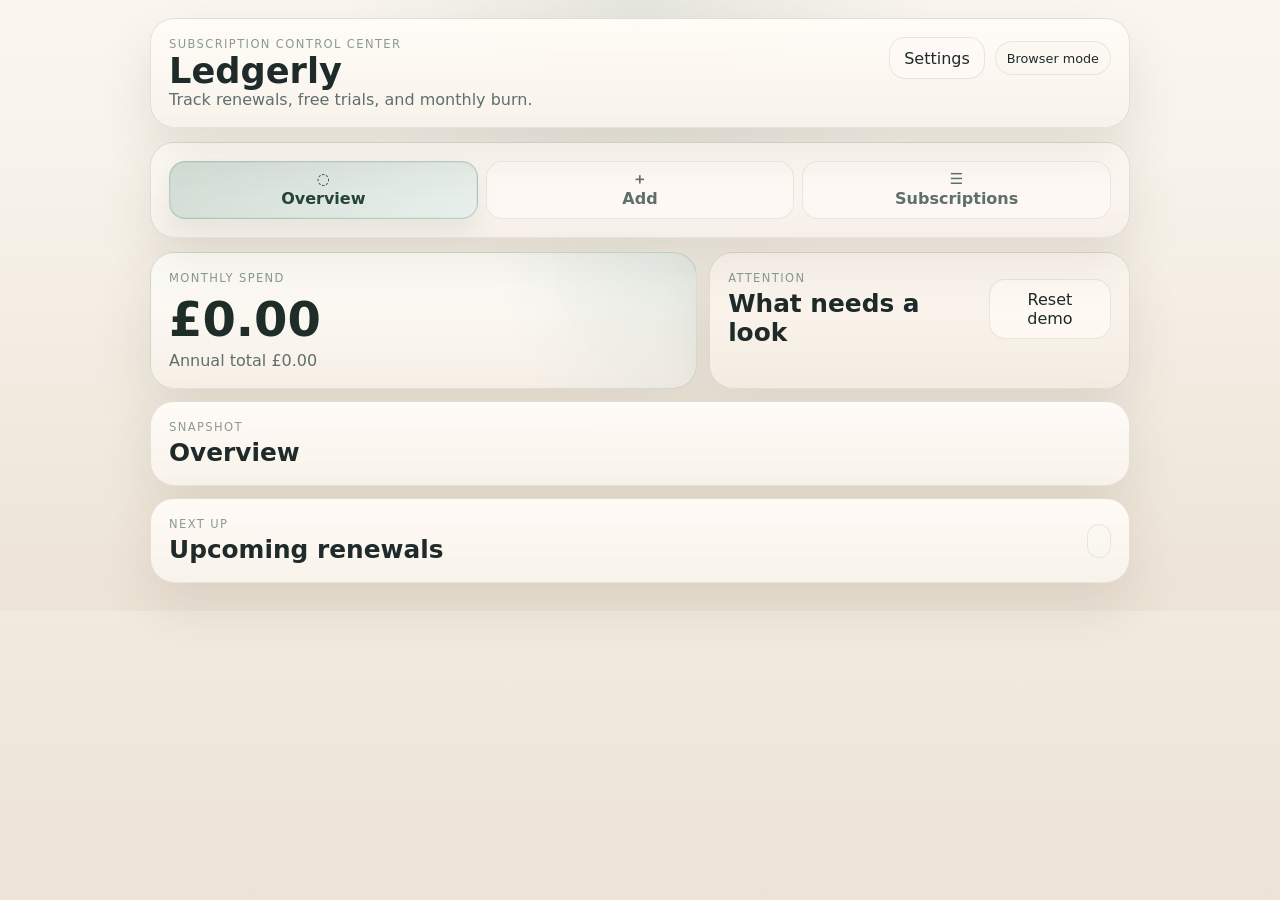
<file: ledgerly/index.html>
<!doctype html>
<html lang="en">
  <head>
    <meta charset="UTF-8" />
    <meta name="viewport" content="width=device-width, initial-scale=1.0, viewport-fit=cover" />
    <meta name="theme-color" content="#f6f1e8" />
    <meta name="apple-mobile-web-app-capable" content="yes" />
    <meta name="apple-mobile-web-app-status-bar-style" content="default" />
    <meta name="apple-mobile-web-app-title" content="Ledgerly" />
    <meta name="mobile-web-app-capable" content="yes" />
    <meta name="format-detection" content="telephone=no" />
    <link rel="manifest" href="manifest.json" />
    <link rel="icon" href="icon.svg" type="image/svg+xml" />
    <link rel="apple-touch-icon" href="icon.svg" />
    <link rel="stylesheet" href="styles.css" />
    <title>Ledgerly</title>
  </head>
  <body>
    <div class="app-shell">
      <header class="app-bar card">
        <div class="app-bar-top">
          <div>
            <p class="eyebrow">Subscription control center</p>
            <h1>Ledgerly</h1>
            <p class="subtle" id="headerSummary">Track renewals, free trials, and monthly burn.</p>
          </div>
          <div class="header-actions">
            <button id="settingsShortcut" class="ghost utility" type="button" aria-controls="section-preferences">Settings</button>
            <button id="installButton" class="ghost utility hidden" type="button">Install</button>
            <div id="appModeBadge" class="pill badge-shell">Browser mode</div>
          </div>
        </div>
      </header>

      <nav class="tab-bar card" aria-label="Primary navigation">
        <button class="tab active" type="button" data-section="overview"><span class="tab-icon">◌</span><span>Overview</span></button>
        <button class="tab" type="button" data-section="editor"><span class="tab-icon">＋</span><span>Add</span></button>
        <button class="tab" type="button" data-section="library"><span class="tab-icon">☰</span><span>Subscriptions</span></button>
      </nav>

      <main class="sections">
        <section class="screen active" id="section-overview" data-section-panel="overview">
          <div class="hero-grid">
            <article class="card hero-card">
              <div class="hero-topline">Monthly spend</div>
              <div class="hero-amount" id="heroAmount">£0.00</div>
              <p class="hero-support" id="heroSupport">Annual total £0.00</p>
              <div class="hero-insights" id="heroInsights"></div>
            </article>

            <article class="card attention-card">
              <div class="section-heading compact">
                <div>
                  <p class="eyebrow">Attention</p>
                  <h2>What needs a look</h2>
                </div>
                <button id="resetDemo" class="ghost utility" type="button">Reset demo</button>
              </div>
              <div class="attention-list" id="attentionList"></div>
            </article>
          </div>

          <div class="card dashboard-card">
            <div class="section-heading compact">
              <div>
                <p class="eyebrow">Snapshot</p>
                <h2>Overview</h2>
              </div>
            </div>
            <div class="stats" id="stats"></div>
          </div>

          <div class="card stack-card">
            <div class="section-heading compact">
              <div>
                <p class="eyebrow">Next up</p>
                <h2>Upcoming renewals</h2>
              </div>
              <span id="upcomingCount" class="pill"></span>
            </div>
            <div id="upcomingList" class="renewal-list"></div>
          </div>
        </section>

        <section class="screen" id="section-editor" data-section-panel="editor">
          <div class="card form-card">
            <div class="section-heading compact">
              <div>
                <p class="eyebrow">Subscription editor</p>
                <h2 id="formTitle">Add subscription</h2>
              </div>
              <button id="cancelEdit" class="ghost utility hidden" type="button">Cancel</button>
            </div>

            <form id="subscriptionForm" class="form">
              <input type="hidden" id="subscriptionId" />
              <input type="hidden" id="cycle" value="monthly" />

              <section class="form-group">
                <div class="group-heading">
                  <h3>Basics</h3>
                  <p>Lead with the service, price, and billing cadence.</p>
                </div>

                <label>
                  <span>Name</span>
                  <input id="name" required maxlength="80" placeholder="Spotify" />
                </label>

                <div class="split">
                  <label>
                    <span>Price</span>
                    <input id="price" type="number" min="0" step="0.01" inputmode="decimal" required placeholder="9.99" />
                  </label>
                  <label>
                    <span>Category</span>
                    <input id="category" maxlength="40" placeholder="Entertainment" />
                  </label>
                </div>

                <div>
                  <span class="field-label">Billing cycle</span>
                  <div class="segmented" id="cycleSegmented" role="tablist" aria-label="Billing cycle">
                    <button type="button" class="segment active" data-cycle="monthly">Monthly</button>
                    <button type="button" class="segment" data-cycle="yearly">Yearly</button>
                    <button type="button" class="segment" data-cycle="custom">Custom</button>
                  </div>
                  <p class="helper-text" id="cycleHelper">Best for subscriptions that renew every month.</p>
                </div>
              </section>

              <section class="form-group">
                <div class="group-heading">
                  <h3>Renewal</h3>
                  <p>Capture the next payment date and whether it still needs attention.</p>
                </div>

                <label>
                  <span>Next payment date</span>
                  <input id="nextPaymentDate" type="date" required />
                </label>

                <div class="toggle-grid">
                  <label class="toggle-card" for="trial">
                    <input id="trial" type="checkbox" />
                    <div>
                      <strong>Trial</strong>
                      <small>Flag it so it stands out before billing kicks in.</small>
                    </div>
                  </label>
                  <label class="toggle-card active-toggle" for="active">
                    <input id="active" type="checkbox" checked />
                    <div>
                      <strong>Active</strong>
                      <small>Turn this off to keep the record without counting it in totals.</small>
                    </div>
                  </label>
                </div>
              </section>

              <section class="form-group">
                <div class="group-heading">
                  <h3>Details</h3>
                  <p>Optional context for later-you.</p>
                </div>

                <label>
                  <span>Notes</span>
                  <textarea id="notes" rows="4" placeholder="Cancel before the next cycle"></textarea>
                </label>
              </section>

              <div class="actions sticky-actions">
                <button type="submit" class="primary" id="saveButton">Save subscription</button>
              </div>
            </form>
          </div>
        </section>

        <section class="screen" id="section-library" data-section-panel="library">
          <div class="card list-card">
            <div class="section-heading compact">
              <div>
                <p class="eyebrow">Library</p>
                <h2>Subscriptions</h2>
              </div>
              <span id="subscriptionCount" class="pill"></span>
            </div>

            <div class="library-controls">
              <label class="search-field">
                <span class="field-label">Search</span>
                <input id="searchInput" type="search" placeholder="Search by name, category, or notes" />
              </label>
              <div class="control-row">
                <label>
                  <span class="field-label">Filter</span>
                  <select id="filterSelect">
                    <option value="all">All subscriptions</option>
                    <option value="active">Active</option>
                    <option value="trial">Trial</option>
                    <option value="cancelled">Cancelled</option>
                    <option value="due-soon">Due in 7 days</option>
                  </select>
                </label>
                <label>
                  <span class="field-label">Sort</span>
                  <select id="sortSelect">
                    <option value="renewal-asc">Next renewal</option>
                    <option value="price-desc">Highest price</option>
                    <option value="price-asc">Lowest price</option>
                    <option value="name-asc">A to Z</option>
                    <option value="name-desc">Z to A</option>
                    <option value="newest">Newest</option>
                  </select>
                </label>
              </div>
              <div id="activeFilters" class="active-filters"></div>
            </div>

            <div id="subscriptionList" class="subscription-list"></div>
          </div>
        </section>

        <section class="screen" id="section-preferences" data-section-panel="preferences">
          <div class="card preferences-card">
            <div class="section-heading compact">
              <div>
                <p class="eyebrow">Settings</p>
                <h2>Locale & currency</h2>
              </div>
              <button id="closeSettings" class="ghost utility" type="button">Back</button>
            </div>

            <div class="preference-summary" id="preferenceSummary"></div>

            <div class="form preference-form">
              <label>
                <span>Locale</span>
                <input id="localeInput" placeholder="Auto (browser locale)" spellcheck="false" />
                <small>Leave blank for automatic browser detection, or enter a locale like <code>en-GB</code> or <code>en-US</code>.</small>
              </label>
              <label>
                <span>Currency</span>
                <select id="currencySelect"></select>
                <small>Use automatic currency detection or pin a specific currency for totals and prices.</small>
              </label>
              <div class="actions split-actions">
                <button id="savePreferences" type="button" class="primary">Save settings</button>
                <button id="resetPreferences" type="button" class="ghost">Reset to automatic</button>
              </div>
            </div>
          </div>
        </section>
      </main>
    </div>

    <script src="app.js" type="module"></script>
  </body>
</html>
</file>
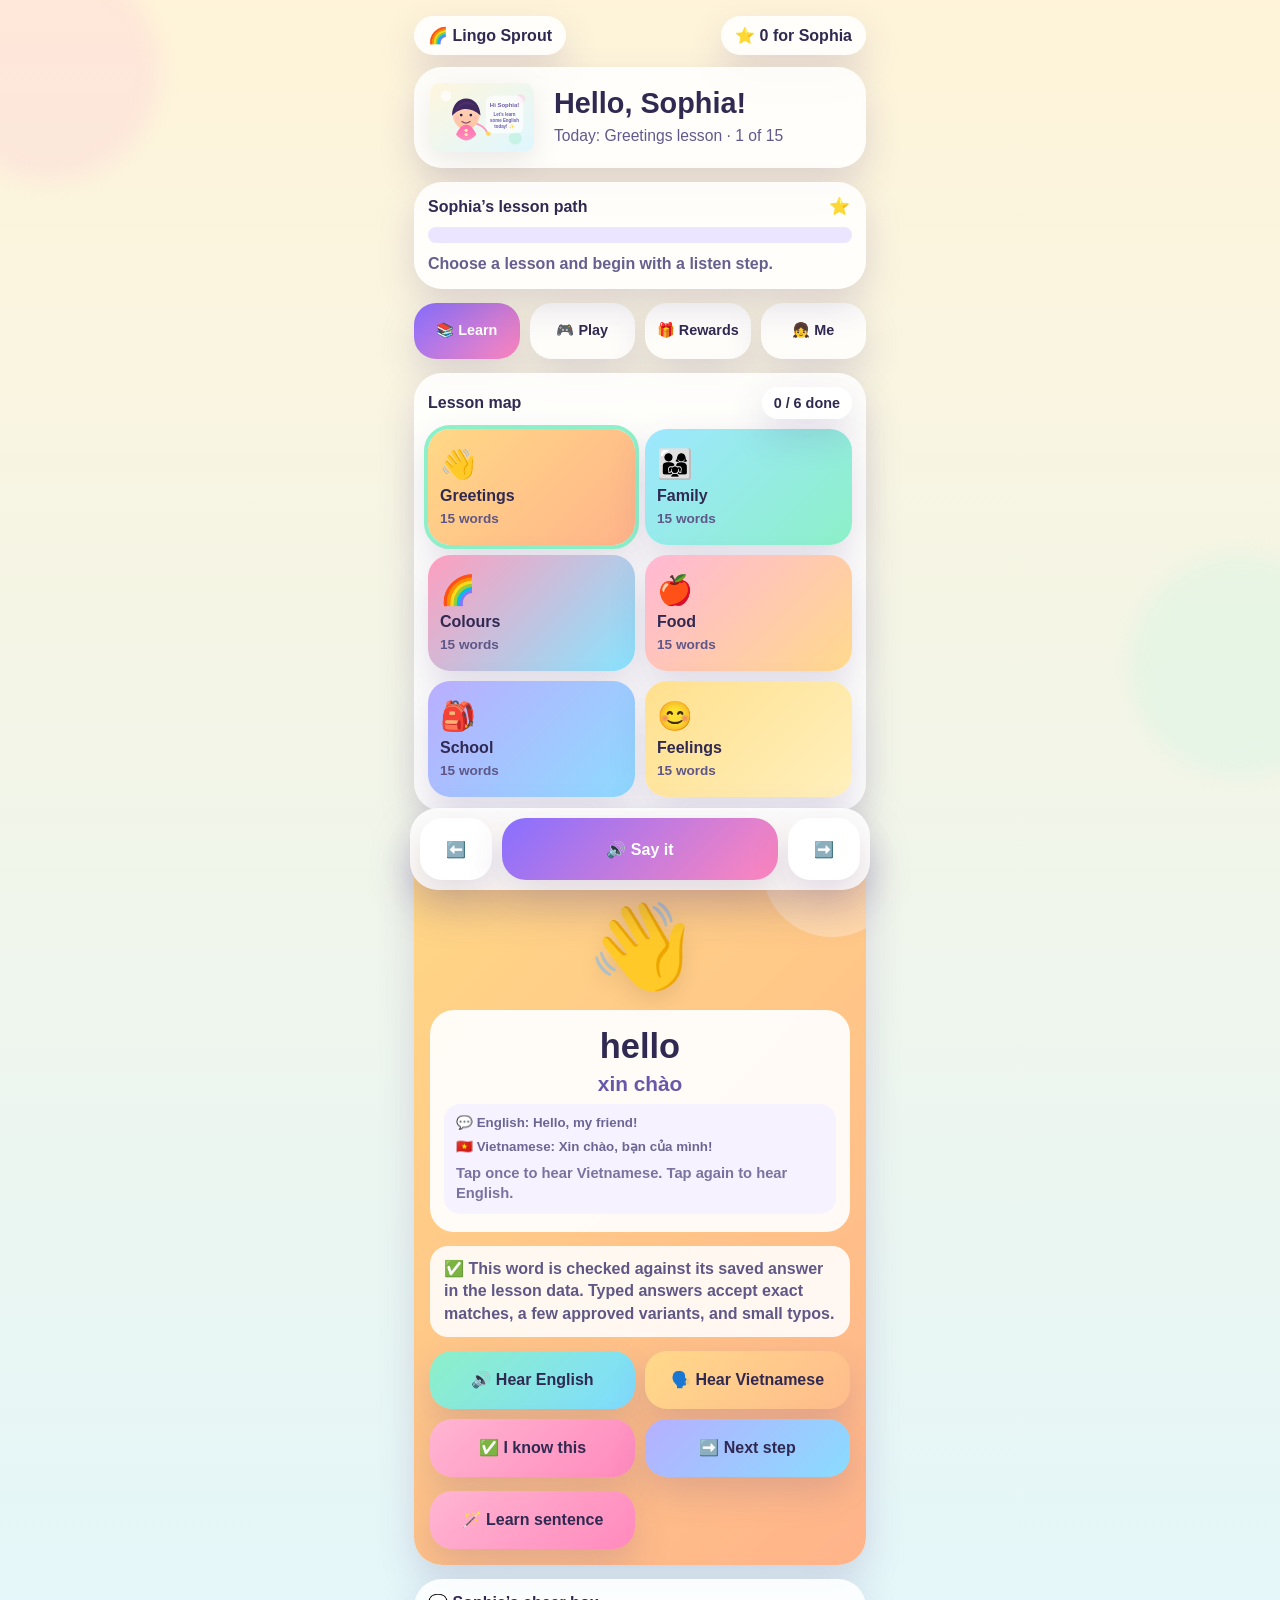
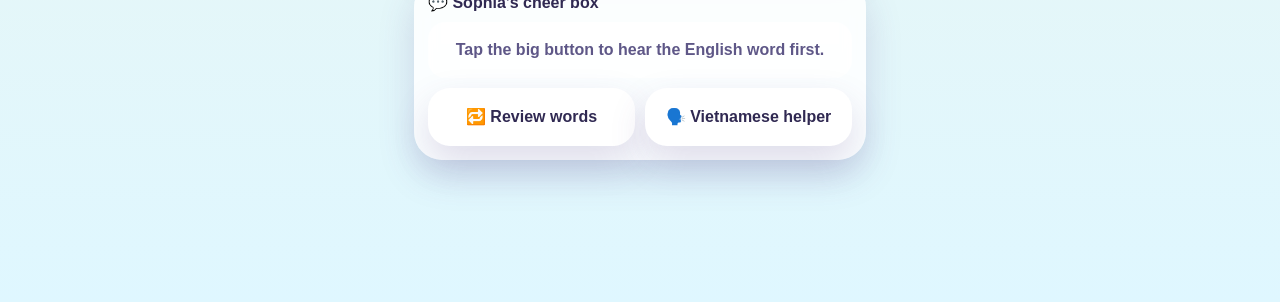
<file: lingo-sprout/index.html>
<!DOCTYPE html>
<html lang="en">
<head>
  <meta charset="UTF-8" />
  <meta name="viewport" content="width=device-width, initial-scale=1.0, viewport-fit=cover, user-scalable=no" />
  <title>Lingo Sprout Lessons</title>
  <meta name="theme-color" content="#7d5cff" />
  <link rel="manifest" href="./manifest.json" />
  <link rel="apple-touch-icon" href="./icon-192.svg" />
  <style>
    :root {
      --bg-top: #fff4d9;
      --bg-bottom: #dff7ff;
      --ink: #302952;
      --purple: #7c60ff;
      --pink: #ff80b9;
      --mint: #8df0c8;
      --sky: #84ddff;
      --sun: #ffd65c;
      --peach: #ffb48f;
      --white: rgba(255,255,255,0.86);
      --shadow: 0 16px 36px rgba(87, 67, 141, 0.18);
      --radius: 28px;
      --safe-top: max(16px, env(safe-area-inset-top));
      --safe-bottom: max(16px, env(safe-area-inset-bottom));
    }

    * { box-sizing: border-box; -webkit-tap-highlight-color: transparent; }
    html, body {
      margin: 0;
      min-height: 100%;
      font-family: "Trebuchet MS", "Avenir Next", "Segoe UI", Arial, sans-serif;
      color: var(--ink);
      background: linear-gradient(180deg, var(--bg-top), var(--bg-bottom));
      overscroll-behavior-y: contain;
    }

    body {
      overflow-x: hidden;
      touch-action: manipulation;
    }

    body::before,
    body::after {
      content: "";
      position: fixed;
      width: 220px;
      height: 220px;
      border-radius: 50%;
      z-index: 0;
      opacity: 0.22;
      filter: blur(10px);
      pointer-events: none;
      animation: drift 8s ease-in-out infinite;
    }

    body::before { top: -40px; left: -60px; background: #ffbad8; }
    body::after { right: -70px; bottom: 14vh; background: #bcf5e1; animation-delay: -3s; }

    @keyframes drift {
      0%,100% { transform: translateY(0); }
      50% { transform: translateY(-12px); }
    }

    .app {
      position: relative;
      z-index: 1;
      min-height: 100vh;
      width: min(100%, 480px);
      margin: 0 auto;
      padding: var(--safe-top) 14px calc(112px + var(--safe-bottom));
    }

    .topbar {
      display: flex;
      justify-content: space-between;
      align-items: center;
      gap: 10px;
      margin-bottom: 12px;
    }

    .brand,
    .pill,
    .small-pill {
      background: var(--white);
      border-radius: 999px;
      box-shadow: var(--shadow);
      backdrop-filter: blur(10px);
      font-weight: 900;
    }

    .brand,
    .pill { padding: 10px 14px; }
    .small-pill { padding: 8px 12px; font-size: 0.9rem; }

    .hero,
    .panel,
    .sheet,
    .lesson-card,
    .activity-card,
    .reward-card,
    .profile-card {
      background: var(--white);
      border-radius: var(--radius);
      box-shadow: var(--shadow);
      -webkit-backdrop-filter: blur(10px);
      backdrop-filter: blur(10px);
    }

    .hero {
      padding: 16px;
      display: grid;
      grid-template-columns: 110px 1fr;
      gap: 14px;
      align-items: center;
      margin-bottom: 14px;
    }

    .hero-character {
      width: 100%;
      max-width: 104px;
      filter: drop-shadow(0 10px 14px rgba(0,0,0,0.08));
    }

    .hero h1 { margin: 0; font-size: 1.8rem; line-height: 1; }
    .hero p { margin: 8px 0 0; color: #62598c; font-size: 0.98rem; line-height: 1.35; }

    .panel {
      padding: 14px;
      margin-bottom: 14px;
    }

    .progress-top,
    .row-between {
      display: flex;
      align-items: center;
      justify-content: space-between;
      gap: 10px;
    }

    .progress-top { margin-bottom: 10px; font-weight: 900; }
    .mini-stars { font-size: 1.05rem; letter-spacing: 2px; }

    .bar {
      height: 16px;
      background: #ece5ff;
      border-radius: 999px;
      overflow: hidden;
    }

    .bar-fill {
      height: 100%;
      width: 0%;
      background: linear-gradient(90deg, var(--pink), var(--purple), var(--sky));
      transition: width 0.3s ease;
      border-radius: inherit;
    }

    .encourage {
      margin-top: 10px;
      color: #665f8f;
      font-weight: 700;
      line-height: 1.35;
    }

    .tabs {
      display: grid;
      grid-template-columns: repeat(4, 1fr);
      gap: 10px;
      margin-bottom: 14px;
    }

    .tab,
    .btn,
    .choice,
    .lesson-tile,
    .bottom-btn,
    .mini-btn {
      border: 0;
      border-radius: 22px;
      font: inherit;
      color: var(--ink);
      box-shadow: var(--shadow);
      cursor: pointer;
      transition: transform 0.14s ease, opacity 0.14s ease;
      background: white;
    }

    .tab:active,
    .btn:active,
    .choice:active,
    .lesson-tile:active,
    .bottom-btn:active,
    .mini-btn:active { transform: scale(0.98); }

    .tab {
      min-height: 56px;
      padding: 10px 6px;
      font-weight: 900;
      font-size: 0.9rem;
      background: rgba(255,255,255,0.84);
    }

    .tab.active {
      background: linear-gradient(135deg, #876fff, #ff85bc);
      color: white;
    }

    .screen { display: none; }
    .screen.active {
      display: block;
      min-height: 200px;
    }

    .lesson-grid,
    .badge-grid,
    .profile-grid {
      display: grid;
      gap: 10px;
    }

    .lesson-grid { grid-template-columns: repeat(2, 1fr); }
    .badge-grid { grid-template-columns: repeat(2, 1fr); }
    .profile-grid { grid-template-columns: repeat(2, 1fr); }

    .lesson-tile {
      padding: 14px 12px;
      text-align: left;
      min-height: 116px;
    }

    .lesson-tile.active {
      outline: 4px solid #8df0c8;
    }

    .lesson-tile.done {
      background: linear-gradient(135deg, #dffff1, #ecfbff);
    }

    .lesson-card {
      padding: 16px;
      min-height: 430px;
      position: relative;
      overflow: hidden;
      margin-bottom: 14px;
      display: block;
    }

    .lesson-card::after {
      content: "";
      position: absolute;
      width: 140px;
      height: 140px;
      border-radius: 50%;
      top: -28px;
      right: -36px;
      background: rgba(255,255,255,0.28);
    }

    .lesson-stage {
      position: relative;
      z-index: 1;
      display: grid;
      gap: 14px;
      min-height: 390px;
      align-content: start;
    }

    .stage-pill {
      display: inline-block;
      width: fit-content;
      padding: 8px 12px;
      border-radius: 999px;
      background: rgba(255,255,255,0.76);
      font-weight: 900;
    }

    .art {
      text-align: center;
      font-size: 5.2rem;
      filter: drop-shadow(0 8px 10px rgba(0,0,0,0.09));
      user-select: none;
      margin-top: 8px;
    }

    .word-box {
      background: rgba(255,255,255,0.92);
      border-radius: 24px;
      padding: 18px 14px;
      text-align: center;
      display: grid;
      gap: 8px;
    }

    .english {
      font-size: 2.15rem;
      font-weight: 900;
      line-height: 1.05;
    }

    .vietnamese {
      font-size: 1.3rem;
      color: #6858ab;
      font-weight: 800;
    }

    .example {
      color: #6d6694;
      font-weight: 700;
      background: #f7f2ff;
      border-radius: 16px;
      padding: 10px 12px;
      line-height: 1.35;
    }

    .answer-guide {
      background: rgba(255,255,255,0.88);
      border-radius: 18px;
      padding: 12px 14px;
      color: #5f5887;
      font-weight: 700;
      line-height: 1.4;
    }

    .action-grid,
    .quick-grid {
      display: grid;
      grid-template-columns: repeat(2, 1fr);
      gap: 10px;
    }

    .btn,
    .choice,
    .bottom-btn,
    .mini-btn {
      min-height: 58px;
      padding: 12px;
      font-size: 1rem;
      font-weight: 900;
    }

    .btn.listen { background: linear-gradient(135deg, #8df0c8, #7fdcff); }
    .btn.helper { background: linear-gradient(135deg, #ffd98a, #ffbc8d); }
    .btn.match { background: linear-gradient(135deg, #ffb5d2, #ff8abd); }
    .btn.next { background: linear-gradient(135deg, #b7afff, #89dcff); }

    .sheet {
      padding: 14px;
      margin-bottom: 14px;
    }

    .feedback {
      min-height: 56px;
      display: flex;
      align-items: center;
      justify-content: center;
      text-align: center;
      background: rgba(255,255,255,0.78);
      border-radius: 18px;
      padding: 12px;
      font-weight: 800;
      color: #5e5787;
      line-height: 1.35;
    }

    .choices {
      display: grid;
      gap: 10px;
      margin-top: 12px;
    }

    .choice.correct { background: linear-gradient(135deg, #97efc7, #ddfff2); }
    .choice.wrong { background: linear-gradient(135deg, #ffd2d2, #fff0f0); }

    .activity-card,
    .reward-card,
    .profile-card {
      padding: 16px;
      margin-bottom: 12px;
    }

    .avatar-row {
      display: flex;
      align-items: center;
      gap: 12px;
      margin-bottom: 12px;
    }

    .profile-avatar {
      width: 72px;
      height: 72px;
      border-radius: 50%;
      object-fit: cover;
      background: white;
      box-shadow: var(--shadow);
      padding: 4px;
    }

    .reward-badge {
      background: rgba(255,255,255,0.92);
      border-radius: 22px;
      padding: 14px 10px;
      text-align: center;
      font-weight: 800;
    }

    .reward-badge.locked {
      opacity: 0.45;
      filter: grayscale(0.7);
    }

    .input {
      width: 100%;
      border: 0;
      border-radius: 18px;
      padding: 14px 16px;
      font: inherit;
      font-size: 1rem;
      background: white;
      box-shadow: inset 0 0 0 2px rgba(124, 96, 255, 0.1);
      color: var(--ink);
    }

    .stat {
      font-size: 2rem;
      font-weight: 900;
    }

    .bottom-nav {
      position: fixed;
      left: 50%;
      transform: translateX(-50%);
      bottom: 10px;
      width: min(calc(100% - 20px), 460px);
      background: rgba(255,255,255,0.9);
      backdrop-filter: blur(12px);
      box-shadow: 0 18px 42px rgba(88,67,140,0.22);
      border-radius: 28px;
      padding: 10px;
      padding-bottom: calc(10px + env(safe-area-inset-bottom));
      z-index: 4;
      display: grid;
      grid-template-columns: 72px 1fr 72px;
      gap: 10px;
      align-items: center;
    }

    .bottom-btn,
    .fab {
      min-height: 62px;
    }

    .fab {
      border: 0;
      border-radius: 24px;
      font: inherit;
      font-weight: 900;
      color: white;
      background: linear-gradient(135deg, #876fff, #ff86bd);
      box-shadow: var(--shadow);
    }

    .confetti {
      position: fixed;
      inset: 0;
      pointer-events: none;
      overflow: hidden;
      z-index: 6;
    }

    .piece {
      position: absolute;
      width: 14px;
      height: 14px;
      border-radius: 4px;
      animation: drop 1.6s linear forwards;
    }

    @keyframes drop {
      from { transform: translateY(-10vh) rotate(0deg); opacity: 1; }
      to { transform: translateY(110vh) rotate(540deg); opacity: 0; }
    }

    @media (max-width: 390px) {
      .tabs { grid-template-columns: repeat(2, 1fr); }
      .lesson-grid, .profile-grid { grid-template-columns: 1fr; }
    }

    @supports (-webkit-touch-callout: none) {
      .app {
        padding-bottom: calc(132px + var(--safe-bottom));
      }

      .bottom-nav {
        bottom: 14px;
      }
    }
  </style>
</head>
<body>
  <div class="confetti" id="confetti"></div>
  <main class="app">
    <div class="topbar">
      <div class="brand">🌈 Lingo Sprout</div>
      <div class="pill">⭐ <span id="starCount">0</span> for Sophia</div>
    </div>

    <section class="hero">
      <img src="./sophia-welcome.svg" alt="Sophia welcome character" class="hero-character" />
      <div>
        <h1 id="heroTitle">Hello, little learner!</h1>
        <p id="heroSubtitle">Short lessons, happy sounds, tiny wins.</p>
      </div>
    </section>

    <section class="panel">
      <div class="progress-top">
        <span id="progressLabel">Sophia’s lesson path</span>
        <span class="mini-stars" id="starLine">⭐</span>
      </div>
      <div class="bar"><div class="bar-fill" id="progressFill"></div></div>
      <div class="encourage" id="encouragement">Choose a lesson and begin with a listen step.</div>
    </section>

    <section class="tabs">
      <button class="tab active" data-screen="learn">📚 Learn</button>
      <button class="tab" data-screen="play">🎮 Play</button>
      <button class="tab" data-screen="rewards">🎁 Rewards</button>
      <button class="tab" data-screen="profile">👧 Me</button>
    </section>

    <section class="screen active" id="screen-learn">
      <div class="panel">
        <div class="row-between" style="margin-bottom:10px;">
          <strong>Lesson map</strong>
          <span class="small-pill" id="lessonStatus">0 / 0 done</span>
        </div>
        <div class="lesson-grid" id="lessonGrid"></div>
      </div>

      <div class="lesson-card" id="lessonCard"></div>

      <div class="sheet">
        <div style="font-weight:900; margin-bottom:10px;" id="cheerBoxTitle">💬 Sophia’s cheer box</div>
        <div class="feedback" id="feedbackBox">Tap the big button to hear the English word first.</div>
        <div class="quick-grid" style="margin-top:10px;">
          <button class="mini-btn" id="reviewBtn">🔁 Review words</button>
          <button class="mini-btn" id="helperBtn">🗣️ Vietnamese helper</button>
        </div>
      </div>
    </section>

    <section class="screen" id="screen-play">
      <div class="activity-card">
        <div class="small-pill" style="display:inline-block; margin-bottom:10px;">Mini Quiz</div>
        <div style="font-size:1.95rem; font-weight:900;" id="quizPrompt">Ready to play?</div>
        <div id="quizHint" style="margin-top:8px; color:#655d8b; font-weight:700; line-height:1.35;">Tap the Vietnamese word that matches the English word.</div>
        <div class="choices" id="choices"></div>
      </div>

      <div class="activity-card">
        <div style="font-weight:900;">🏆 Game score</div>
        <div class="stat" id="score">0 / 0</div>
        <div id="gameMessage" style="color:#655d8b; font-weight:700;">Short games. Big wins.</div>
        <div class="quick-grid" style="margin-top:12px;">
          <button class="mini-btn" id="newQuizBtn">🎲 New quiz</button>
          <button class="mini-btn" id="hearQuizBtn">🔊 Hear word</button>
        </div>
      </div>
    </section>

    <section class="screen" id="screen-rewards">
      <div class="reward-card">
        <div class="row-between" style="margin-bottom:10px;">
          <strong>🏅 Badge shelf</strong>
          <span class="small-pill" id="badgeCount">0 / 0</span>
        </div>
        <div class="badge-grid" id="badgeGrid"></div>
      </div>

      <div class="reward-card">
        <strong>✨ Cheer note</strong>
        <div id="rewardMessage" style="margin-top:8px; color:#655d8b; font-weight:700; line-height:1.35;">Every lesson gives a little progress. Tiny steps count.</div>
      </div>
    </section>

    <section class="screen" id="screen-profile">
      <div class="profile-card">
        <div class="avatar-row">
          <img src="./sophia-avatar.svg" alt="Sophia avatar" class="profile-avatar" />
          <strong id="profileTitle">👧 Sophia’s page</strong>
        </div>
        <div style="margin-top:12px;">
          <input class="input" id="childNameInput" placeholder="Enter her name" maxlength="24" />
        </div>
        <div class="quick-grid" style="margin-top:12px;">
          <button class="mini-btn" id="saveNameBtn">💾 Save name</button>
          <button class="mini-btn" id="resetProgressBtn">🧹 Reset progress</button>
        </div>
      </div>

      <div class="profile-card">
        <strong>📊 Learning stats</strong>
        <div class="profile-grid" style="margin-top:12px;">
          <div class="reward-badge"><div style="font-size:1.8rem;">⭐</div><div id="profileStars">0 stars</div></div>
          <div class="reward-badge"><div style="font-size:1.8rem;">📚</div><div id="profileLessons">0 lessons done</div></div>
          <div class="reward-badge"><div style="font-size:1.8rem;">🎯</div><div id="profileQuiz">0 quiz tries</div></div>
          <div class="reward-badge"><div style="font-size:1.8rem;">🪄</div><div id="profileWords">0 words learned</div></div>
        </div>
      </div>
    </section>
  </main>

  <nav class="bottom-nav" aria-label="Quick controls">
    <button class="bottom-btn" id="prevBtn">⬅️</button>
    <button class="fab" id="speakEnglishBtn">🔊 Say it</button>
    <button class="bottom-btn" id="nextBtn">➡️</button>
  </nav>

  <script>
    const lessons = [
      {
        id: 'greetings',
        label: 'Greetings',
        emoji: '👋',
        color: 'linear-gradient(135deg, #ffd886, #ffb48a)',
        words: [
          { english: 'hello', vietnamese: 'xin chào', emoji: '👋', example: { english: 'Hello, my friend!', vietnamese: 'Xin chào, bạn của mình!' }, acceptedEnglish: ['hello', 'hi', 'hey'] },
          { english: 'goodbye', vietnamese: 'tạm biệt', emoji: '👋', example: { english: 'Goodbye! See you soon.', vietnamese: 'Tạm biệt! Hẹn sớm gặp lại.' }, acceptedEnglish: ['goodbye', 'bye', 'bye bye'] },
          { english: 'thank you', vietnamese: 'cảm ơn', emoji: '🙏', example: { english: 'Thank you very much.', vietnamese: 'Cảm ơn bạn rất nhiều.' }, acceptedEnglish: ['thank you', 'thanks'] },
          { english: 'please', vietnamese: 'làm ơn', emoji: '✨', example: { english: 'Please help me.', vietnamese: 'Làm ơn giúp mình.' }, acceptedEnglish: ['please'] },
          { english: 'sorry', vietnamese: 'xin lỗi', emoji: '💛', example: { english: 'Sorry, my mistake.', vietnamese: 'Xin lỗi, đó là lỗi của mình.' }, acceptedEnglish: ['sorry'] },
          { english: 'good morning', vietnamese: 'chào buổi sáng', emoji: '🌞', example: { english: 'Good morning, Mum!', vietnamese: 'Chào buổi sáng, mẹ!' }, acceptedEnglish: ['good morning', 'morning'] },
          { english: 'good night', vietnamese: 'chúc ngủ ngon', emoji: '🌙', example: { english: 'Good night, Dad.', vietnamese: 'Chúc ngủ ngon, bố.' }, acceptedEnglish: ['good night', 'night night'] },
          { english: 'how are you?', vietnamese: 'bạn có khỏe không?', emoji: '😊', example: { english: 'How are you today?', vietnamese: 'Hôm nay bạn có khỏe không?' }, acceptedEnglish: ['how are you', 'how are you?'] },
          { english: 'I am fine', vietnamese: 'mình khỏe', emoji: '😄', example: { english: 'I am fine, thank you.', vietnamese: 'Mình khỏe, cảm ơn bạn.' }, acceptedEnglish: ['i am fine', "i'm fine"] },
          { english: 'see you later', vietnamese: 'hẹn gặp lại', emoji: '👀', example: { english: 'See you later after school.', vietnamese: 'Hẹn gặp lại sau giờ học.' }, acceptedEnglish: ['see you later', 'see you soon'] },
          { english: 'welcome', vietnamese: 'chào mừng', emoji: '🏡', example: { english: 'Welcome to my home.', vietnamese: 'Chào mừng đến nhà mình.' }, acceptedEnglish: ['welcome', 'you are welcome', "you're welcome"] },
          { english: 'excuse me', vietnamese: 'xin phép', emoji: '🙋', example: { english: 'Excuse me, teacher.', vietnamese: 'Xin phép, cô giáo.' }, acceptedEnglish: ['excuse me'] },
          { english: 'yes', vietnamese: 'vâng', emoji: '✅', example: { english: 'Yes, I can.', vietnamese: 'Vâng, mình làm được.' }, acceptedEnglish: ['yes', 'yeah'] },
          { english: 'no', vietnamese: 'không', emoji: '❌', example: { english: 'No, thank you.', vietnamese: 'Không, cảm ơn bạn.' }, acceptedEnglish: ['no', 'nope'] },
          { english: 'well done', vietnamese: 'làm tốt lắm', emoji: '🎉', example: { english: 'Well done, Sophia!', vietnamese: 'Làm tốt lắm, Sophia!' }, acceptedEnglish: ['well done', 'good job'] }
        ]
      },
      {
        id: 'family',
        label: 'Family',
        emoji: '👨‍👩‍👧',
        color: 'linear-gradient(135deg, #9de7ff, #8df0c8)',
        words: [
          { english: 'mum', vietnamese: 'mẹ', emoji: '👩', example: { english: 'My mum is kind.', vietnamese: 'Mẹ của mình rất tốt bụng.' }, acceptedEnglish: ['mum', 'mom', 'mother'] },
          { english: 'dad', vietnamese: 'bố', emoji: '👨', example: { english: 'My dad is funny.', vietnamese: 'Bố của mình rất vui tính.' }, acceptedEnglish: ['dad', 'father'] },
          { english: 'sister', vietnamese: 'chị/em gái', emoji: '👧', example: { english: 'My sister can sing.', vietnamese: 'Chị/em gái của mình biết hát.' }, acceptedEnglish: ['sister'] },
          { english: 'baby', vietnamese: 'em bé', emoji: '🍼', example: { english: 'The baby is small.', vietnamese: 'Em bé thì nhỏ.' }, acceptedEnglish: ['baby'] },
          { english: 'family', vietnamese: 'gia đình', emoji: '🏠', example: { english: 'I love my family.', vietnamese: 'Mình yêu gia đình của mình.' }, acceptedEnglish: ['family'] },
          { english: 'brother', vietnamese: 'anh/em trai', emoji: '🧒', example: { english: 'My brother runs fast.', vietnamese: 'Anh/em trai của mình chạy nhanh.' }, acceptedEnglish: ['brother'] },
          { english: 'grandma', vietnamese: 'bà', emoji: '👵', example: { english: 'Grandma tells stories.', vietnamese: 'Bà kể chuyện.' }, acceptedEnglish: ['grandma', 'granny', 'grandmother'] },
          { english: 'grandpa', vietnamese: 'ông', emoji: '👴', example: { english: 'Grandpa is smiling.', vietnamese: 'Ông đang mỉm cười.' }, acceptedEnglish: ['grandpa', 'grandad', 'grandfather'] },
          { english: 'aunt', vietnamese: 'cô/dì', emoji: '👩‍🦱', example: { english: 'My aunt is nice.', vietnamese: 'Cô/dì của mình rất tốt.' }, acceptedEnglish: ['aunt'] },
          { english: 'uncle', vietnamese: 'chú/cậu', emoji: '👨‍🦱', example: { english: 'My uncle can cook.', vietnamese: 'Chú/cậu của mình biết nấu ăn.' }, acceptedEnglish: ['uncle'] },
          { english: 'cousin', vietnamese: 'anh/chị/em họ', emoji: '🧑', example: { english: 'My cousin plays games.', vietnamese: 'Anh/chị/em họ của mình chơi trò chơi.' }, acceptedEnglish: ['cousin'] },
          { english: 'parents', vietnamese: 'bố mẹ', emoji: '👫', example: { english: 'My parents love me.', vietnamese: 'Bố mẹ yêu mình.' }, acceptedEnglish: ['parents'] },
          { english: 'home', vietnamese: 'nhà', emoji: '🏡', example: { english: 'I am at home.', vietnamese: 'Mình đang ở nhà.' }, acceptedEnglish: ['home', 'house'] },
          { english: 'love', vietnamese: 'yêu', emoji: '❤️', example: { english: 'I love my mum.', vietnamese: 'Mình yêu mẹ.' }, acceptedEnglish: ['love'] },
          { english: 'friend', vietnamese: 'bạn', emoji: '🫶', example: { english: 'My friend is here.', vietnamese: 'Bạn của mình ở đây.' }, acceptedEnglish: ['friend'] }
        ]
      },
      {
        id: 'colours',
        label: 'Colours',
        emoji: '🌈',
        color: 'linear-gradient(135deg, #ff9ebe, #88e5ff)',
        words: [
          { english: 'red', vietnamese: 'đỏ', emoji: '🟥', example: { english: 'The apple is red.', vietnamese: 'Quả táo màu đỏ.' }, acceptedEnglish: ['red'] },
          { english: 'blue', vietnamese: 'xanh dương', emoji: '🟦', example: { english: 'The sky is blue.', vietnamese: 'Bầu trời màu xanh dương.' }, acceptedEnglish: ['blue'] },
          { english: 'yellow', vietnamese: 'vàng', emoji: '🟨', example: { english: 'The sun is yellow.', vietnamese: 'Mặt trời màu vàng.' }, acceptedEnglish: ['yellow'] },
          { english: 'green', vietnamese: 'xanh lá', emoji: '🟩', example: { english: 'The leaf is green.', vietnamese: 'Chiếc lá màu xanh lá.' }, acceptedEnglish: ['green'] },
          { english: 'pink', vietnamese: 'màu hồng', emoji: '🩷', example: { english: 'My bag is pink.', vietnamese: 'Cặp của mình màu hồng.' }, acceptedEnglish: ['pink'] },
          { english: 'purple', vietnamese: 'màu tím', emoji: '🟪', example: { english: 'The flower is purple.', vietnamese: 'Bông hoa màu tím.' }, acceptedEnglish: ['purple'] },
          { english: 'orange', vietnamese: 'màu cam', emoji: '🟧', example: { english: 'The orange is orange.', vietnamese: 'Quả cam có màu cam.' }, acceptedEnglish: ['orange'] },
          { english: 'black', vietnamese: 'màu đen', emoji: '⚫', example: { english: 'The cat is black.', vietnamese: 'Con mèo màu đen.' }, acceptedEnglish: ['black'] },
          { english: 'white', vietnamese: 'màu trắng', emoji: '⚪', example: { english: 'The cloud is white.', vietnamese: 'Đám mây màu trắng.' }, acceptedEnglish: ['white'] },
          { english: 'brown', vietnamese: 'màu nâu', emoji: '🟤', example: { english: 'The bear is brown.', vietnamese: 'Con gấu màu nâu.' }, acceptedEnglish: ['brown'] },
          { english: 'grey', vietnamese: 'màu xám', emoji: '🩶', example: { english: 'The elephant is grey.', vietnamese: 'Con voi màu xám.' }, acceptedEnglish: ['grey', 'gray'] },
          { english: 'rainbow', vietnamese: 'cầu vồng', emoji: '🌈', example: { english: 'I can see a rainbow.', vietnamese: 'Mình có thể thấy cầu vồng.' }, acceptedEnglish: ['rainbow'] },
          { english: 'light blue', vietnamese: 'xanh nhạt', emoji: '🩵', example: { english: 'My shirt is light blue.', vietnamese: 'Áo của mình màu xanh nhạt.' }, acceptedEnglish: ['light blue'] },
          { english: 'dark green', vietnamese: 'xanh đậm', emoji: '🌲', example: { english: 'The tree is dark green.', vietnamese: 'Cái cây màu xanh đậm.' }, acceptedEnglish: ['dark green'] },
          { english: 'colour', vietnamese: 'màu sắc', emoji: '🎨', example: { english: 'What colour is it?', vietnamese: 'Nó màu gì vậy?' }, acceptedEnglish: ['colour', 'color'] }
        ]
      },
      {
        id: 'food',
        label: 'Food',
        emoji: '🍎',
        color: 'linear-gradient(135deg, #ffb8d5, #ffd98d)',
        words: [
          { english: 'apple', vietnamese: 'táo', emoji: '🍎', example: { english: 'I like apples.', vietnamese: 'Mình thích táo.' }, acceptedEnglish: ['apple'] },
          { english: 'rice', vietnamese: 'cơm', emoji: '🍚', example: { english: 'Rice is warm.', vietnamese: 'Cơm thì ấm.' }, acceptedEnglish: ['rice'] },
          { english: 'milk', vietnamese: 'sữa', emoji: '🥛', example: { english: 'I drink milk.', vietnamese: 'Mình uống sữa.' }, acceptedEnglish: ['milk'] },
          { english: 'cake', vietnamese: 'bánh ngọt', emoji: '🍰', example: { english: 'The cake is yummy.', vietnamese: 'Bánh ngọt rất ngon.' }, acceptedEnglish: ['cake'] },
          { english: 'banana', vietnamese: 'chuối', emoji: '🍌', example: { english: 'This banana is yellow.', vietnamese: 'Quả chuối này màu vàng.' }, acceptedEnglish: ['banana'] },
          { english: 'bread', vietnamese: 'bánh mì', emoji: '🍞', example: { english: 'I eat bread for breakfast.', vietnamese: 'Mình ăn bánh mì vào bữa sáng.' }, acceptedEnglish: ['bread'] },
          { english: 'egg', vietnamese: 'trứng', emoji: '🥚', example: { english: 'The egg is white.', vietnamese: 'Quả trứng màu trắng.' }, acceptedEnglish: ['egg'] },
          { english: 'water', vietnamese: 'nước', emoji: '💧', example: { english: 'Please drink water.', vietnamese: 'Làm ơn uống nước.' }, acceptedEnglish: ['water'] },
          { english: 'juice', vietnamese: 'nước ép', emoji: '🧃', example: { english: 'The juice is sweet.', vietnamese: 'Nước ép thì ngọt.' }, acceptedEnglish: ['juice'] },
          { english: 'noodles', vietnamese: 'mì', emoji: '🍜', example: { english: 'I like noodles.', vietnamese: 'Mình thích mì.' }, acceptedEnglish: ['noodles', 'noodle'] },
          { english: 'fish', vietnamese: 'cá', emoji: '🐟', example: { english: 'The fish is tasty.', vietnamese: 'Cá rất ngon.' }, acceptedEnglish: ['fish'] },
          { english: 'chicken', vietnamese: 'gà', emoji: '🍗', example: { english: 'The chicken is hot.', vietnamese: 'Gà còn nóng.' }, acceptedEnglish: ['chicken'] },
          { english: 'ice cream', vietnamese: 'kem', emoji: '🍦', example: { english: 'Ice cream is cold.', vietnamese: 'Kem thì lạnh.' }, acceptedEnglish: ['ice cream', 'ice-cream'] },
          { english: 'cookie', vietnamese: 'bánh quy', emoji: '🍪', example: { english: 'I have one cookie.', vietnamese: 'Mình có một cái bánh quy.' }, acceptedEnglish: ['cookie', 'biscuit'] },
          { english: 'hungry', vietnamese: 'đói', emoji: '😋', example: { english: 'I am hungry now.', vietnamese: 'Bây giờ mình đói.' }, acceptedEnglish: ['hungry'] }
        ]
      },
      {
        id: 'school',
        label: 'School',
        emoji: '🎒',
        color: 'linear-gradient(135deg, #baaeff, #8edbff)',
        words: [
          { english: 'book', vietnamese: 'sách', emoji: '📘', example: { english: 'Open your book.', vietnamese: 'Mở sách của con ra.' }, acceptedEnglish: ['book'] },
          { english: 'pen', vietnamese: 'bút', emoji: '🖊️', example: { english: 'This is my pen.', vietnamese: 'Đây là cây bút của mình.' }, acceptedEnglish: ['pen'] },
          { english: 'bag', vietnamese: 'cặp', emoji: '🎒', example: { english: 'My bag is blue.', vietnamese: 'Cặp của mình màu xanh dương.' }, acceptedEnglish: ['bag', 'school bag'] },
          { english: 'teacher', vietnamese: 'giáo viên', emoji: '🧑‍🏫', example: { english: 'The teacher is here.', vietnamese: 'Cô giáo ở đây.' }, acceptedEnglish: ['teacher'] },
          { english: 'school', vietnamese: 'trường học', emoji: '🏫', example: { english: 'I go to school.', vietnamese: 'Mình đi đến trường.' }, acceptedEnglish: ['school'] },
          { english: 'pencil', vietnamese: 'bút chì', emoji: '✏️', example: { english: 'My pencil is sharp.', vietnamese: 'Bút chì của mình nhọn.' }, acceptedEnglish: ['pencil'] },
          { english: 'eraser', vietnamese: 'cục tẩy', emoji: '🩶', example: { english: 'Use the eraser.', vietnamese: 'Hãy dùng cục tẩy.' }, acceptedEnglish: ['eraser', 'rubber'] },
          { english: 'ruler', vietnamese: 'thước kẻ', emoji: '📏', example: { english: 'The ruler is long.', vietnamese: 'Cây thước thì dài.' }, acceptedEnglish: ['ruler'] },
          { english: 'desk', vietnamese: 'bàn học', emoji: '🪑', example: { english: 'Sit at your desk.', vietnamese: 'Ngồi vào bàn học của con.' }, acceptedEnglish: ['desk'] },
          { english: 'chair', vietnamese: 'ghế', emoji: '🪑', example: { english: 'The chair is small.', vietnamese: 'Cái ghế thì nhỏ.' }, acceptedEnglish: ['chair'] },
          { english: 'class', vietnamese: 'lớp học', emoji: '🏫', example: { english: 'My class is fun.', vietnamese: 'Lớp học của mình rất vui.' }, acceptedEnglish: ['class'] },
          { english: 'read', vietnamese: 'đọc', emoji: '📖', example: { english: 'Let us read together.', vietnamese: 'Chúng ta cùng đọc nhé.' }, acceptedEnglish: ['read'] },
          { english: 'write', vietnamese: 'viết', emoji: '✍️', example: { english: 'Write your name.', vietnamese: 'Hãy viết tên của con.' }, acceptedEnglish: ['write'] },
          { english: 'draw', vietnamese: 'vẽ', emoji: '🎨', example: { english: 'I like to draw.', vietnamese: 'Mình thích vẽ.' }, acceptedEnglish: ['draw'] },
          { english: 'playground', vietnamese: 'sân chơi', emoji: '🛝', example: { english: 'We run in the playground.', vietnamese: 'Chúng mình chạy ở sân chơi.' }, acceptedEnglish: ['playground'] }
        ]
      },
      {
        id: 'feelings',
        label: 'Feelings',
        emoji: '😊',
        color: 'linear-gradient(135deg, #ffe08e, #fff0bd)',
        words: [
          { english: 'happy', vietnamese: 'vui', emoji: '😊', example: { english: 'I am happy.', vietnamese: 'Mình rất vui.' }, acceptedEnglish: ['happy'] },
          { english: 'sad', vietnamese: 'buồn', emoji: '😢', example: { english: 'The girl is sad.', vietnamese: 'Bạn gái ấy đang buồn.' }, acceptedEnglish: ['sad'] },
          { english: 'hungry', vietnamese: 'đói', emoji: '😋', example: { english: 'I am hungry.', vietnamese: 'Mình bị đói.' }, acceptedEnglish: ['hungry'] },
          { english: 'tired', vietnamese: 'mệt', emoji: '🥱', example: { english: 'I feel tired.', vietnamese: 'Mình cảm thấy mệt.' }, acceptedEnglish: ['tired'] },
          { english: 'excited', vietnamese: 'háo hức', emoji: '🤩', example: { english: 'I am excited today!', vietnamese: 'Hôm nay mình rất háo hức!' }, acceptedEnglish: ['excited'] },
          { english: 'angry', vietnamese: 'giận', emoji: '😠', example: { english: 'The boy is angry.', vietnamese: 'Cậu bé đang giận.' }, acceptedEnglish: ['angry', 'mad'] },
          { english: 'sleepy', vietnamese: 'buồn ngủ', emoji: '😴', example: { english: 'I am sleepy now.', vietnamese: 'Bây giờ mình buồn ngủ.' }, acceptedEnglish: ['sleepy'] },
          { english: 'scared', vietnamese: 'sợ', emoji: '😨', example: { english: 'The cat is scared.', vietnamese: 'Con mèo đang sợ.' }, acceptedEnglish: ['scared', 'afraid'] },
          { english: 'hot', vietnamese: 'nóng', emoji: '🥵', example: { english: 'I feel hot.', vietnamese: 'Mình thấy nóng.' }, acceptedEnglish: ['hot'] },
          { english: 'cold', vietnamese: 'lạnh', emoji: '🥶', example: { english: 'My hands are cold.', vietnamese: 'Tay của mình lạnh.' }, acceptedEnglish: ['cold'] },
          { english: 'silly', vietnamese: 'ngốc nghếch', emoji: '🤪', example: { english: 'That face is silly.', vietnamese: 'Khuôn mặt đó thật ngốc nghếch.' }, acceptedEnglish: ['silly'] },
          { english: 'calm', vietnamese: 'bình tĩnh', emoji: '🧘', example: { english: 'Take a calm breath.', vietnamese: 'Hãy hít thở thật bình tĩnh.' }, acceptedEnglish: ['calm'] },
          { english: 'proud', vietnamese: 'tự hào', emoji: '🥹', example: { english: 'I am proud of you.', vietnamese: 'Mình tự hào về bạn.' }, acceptedEnglish: ['proud'] },
          { english: 'worried', vietnamese: 'lo lắng', emoji: '😟', example: { english: 'She feels worried.', vietnamese: 'Bạn ấy cảm thấy lo lắng.' }, acceptedEnglish: ['worried'] },
          { english: 'brave', vietnamese: 'dũng cảm', emoji: '🦁', example: { english: 'You are brave.', vietnamese: 'Bạn rất dũng cảm.' }, acceptedEnglish: ['brave'] }
        ]
      }
    ];

    const badges = [
      { name: 'First Tap', icon: '🌱', need: 1 },
      { name: 'Bright Ears', icon: '🔊', need: 8 },
      { name: 'Lesson Leaf', icon: '🍃', need: 18 },
      { name: 'Quiz Spark', icon: '⚡', need: 30 },
      { name: 'Rainbow Brain', icon: '🌈', need: 48 },
      { name: 'Super Sprout', icon: '👑', need: 72 }
    ];

    const defaultProgress = {
      childName: 'Sophia',
      stars: 0,
      completedLessons: [],
      learnedWords: [],
      learnedExamples: [],
      quizAttempts: 0,
      quizCorrect: 0,
      typedAttempts: 0,
      typedCorrect: 0,
      lastLessonId: lessons[0].id
    };

    let progress = loadProgress();
    let currentLesson = lessons.find(l => l.id === progress.lastLessonId) || lessons[0];
    let currentStep = 0;
    let currentQuiz = null;
    let touchStartX = null;
    let sentenceTapMode = 'vi';

    const lessonGrid = document.getElementById('lessonGrid');
    const lessonCard = document.getElementById('lessonCard');
    const feedbackBox = document.getElementById('feedbackBox');
    const starCount = document.getElementById('starCount');
    const starLine = document.getElementById('starLine');
    const progressFill = document.getElementById('progressFill');
    const encouragement = document.getElementById('encouragement');
    const lessonStatus = document.getElementById('lessonStatus');
    const badgeGrid = document.getElementById('badgeGrid');
    const badgeCount = document.getElementById('badgeCount');
    const rewardMessage = document.getElementById('rewardMessage');
    const childNameInput = document.getElementById('childNameInput');
    const heroTitle = document.getElementById('heroTitle');
    const heroSubtitle = document.getElementById('heroSubtitle');
    const progressLabel = document.getElementById('progressLabel');
    const cheerBoxTitle = document.getElementById('cheerBoxTitle');
    const profileTitle = document.getElementById('profileTitle');
    const profileStars = document.getElementById('profileStars');
    const profileLessons = document.getElementById('profileLessons');
    const profileQuiz = document.getElementById('profileQuiz');
    const profileWords = document.getElementById('profileWords');
    const quizPrompt = document.getElementById('quizPrompt');
    const quizHint = document.getElementById('quizHint');
    const choices = document.getElementById('choices');
    const score = document.getElementById('score');
    const gameMessage = document.getElementById('gameMessage');
    const confetti = document.getElementById('confetti');

    childNameInput.value = progress.childName;

    function loadProgress() {
      try {
        const raw = localStorage.getItem('lingo-sprout-progress');
        if (!raw) return structuredClone(defaultProgress);
        return { ...structuredClone(defaultProgress), ...JSON.parse(raw) };
      } catch {
        return structuredClone(defaultProgress);
      }
    }

    function saveProgress() {
      localStorage.setItem('lingo-sprout-progress', JSON.stringify(progress));
    }

    function currentWord() {
      return currentLesson.words[currentStep];
    }

    function setFeedback(message) {
      feedbackBox.textContent = message;
      encouragement.textContent = message;
    }

    function speak(text, lang) {
      if (!('speechSynthesis' in window)) {
        setFeedback('This browser cannot speak here. Mildly unhelpful of it.');
        return;
      }
      const utterance = new SpeechSynthesisUtterance(text);
      utterance.lang = lang;
      utterance.rate = lang.startsWith('en') ? 0.88 : 0.92;
      utterance.pitch = 1.08;
      speechSynthesis.cancel();
      speechSynthesis.speak(utterance);
    }

    function learnerName() {
      return progress.childName?.trim() || 'Sophia';
    }

    function normalizeText(text) {
      return (text || '')
        .toLowerCase()
        .normalize('NFD')
        .replace(/[\u0300-\u036f]/g, '')
        .replace(/[^a-z0-9\s]/g, ' ')
        .replace(/\s+/g, ' ')
        .trim();
    }

    function levenshtein(a, b) {
      const aa = normalizeText(a);
      const bb = normalizeText(b);
      if (!aa.length) return bb.length;
      if (!bb.length) return aa.length;
      const matrix = Array.from({ length: aa.length + 1 }, () => Array(bb.length + 1).fill(0));
      for (let i = 0; i <= aa.length; i++) matrix[i][0] = i;
      for (let j = 0; j <= bb.length; j++) matrix[0][j] = j;
      for (let i = 1; i <= aa.length; i++) {
        for (let j = 1; j <= bb.length; j++) {
          const cost = aa[i - 1] === bb[j - 1] ? 0 : 1;
          matrix[i][j] = Math.min(
            matrix[i - 1][j] + 1,
            matrix[i][j - 1] + 1,
            matrix[i - 1][j - 1] + cost
          );
        }
      }
      return matrix[aa.length][bb.length];
    }

    function checkTypedAnswer(input, word) {
      const guess = normalizeText(input);
      const accepted = [word.english, ...(word.acceptedEnglish || [])].map(normalizeText).filter(Boolean);
      if (!guess) return { ok: false, reason: 'empty' };
      if (accepted.includes(guess)) return { ok: true, reason: 'exact' };

      const close = accepted.find(option => {
        const distance = levenshtein(guess, option);
        return distance <= Math.max(1, Math.floor(option.length * 0.18));
      });

      if (close) return { ok: true, reason: 'close', matched: close };
      return { ok: false, reason: 'miss' };
    }

    function renderHero() {
      const name = learnerName();
      heroTitle.textContent = `Hello, ${name}!`;
      heroSubtitle.textContent = `Today: ${currentLesson.label} lesson · ${currentStep + 1} of ${currentLesson.words.length}`;
      progressLabel.textContent = `${name}’s lesson path`;
      cheerBoxTitle.textContent = `💬 ${name}’s cheer box`;
      profileTitle.textContent = `👧 ${name}’s page`;
    }

    function scrollToLessonCard() {
      requestAnimationFrame(() => {
        lessonCard.scrollIntoView({ behavior: 'smooth', block: 'start' });
      });
    }

    function renderLessonMap() {
      lessonGrid.innerHTML = '';
      lessons.forEach(lesson => {
        const done = progress.completedLessons.includes(lesson.id);
        const tile = document.createElement('button');
        tile.className = 'lesson-tile' + (lesson.id === currentLesson.id ? ' active' : '') + (done ? ' done' : '');
        tile.style.background = done ? 'linear-gradient(135deg, #dffff1, #ecfbff)' : lesson.color;
        tile.innerHTML = `
          <div style="font-size:1.8rem;">${lesson.emoji}</div>
          <div style="font-weight:900; margin-top:6px;">${lesson.label}</div>
          <div style="margin-top:6px; font-size:0.85rem; color:#5e5787; font-weight:800;">${done ? 'Done! ✅' : lesson.words.length + ' words'}</div>
        `;
        tile.addEventListener('click', () => {
          currentLesson = lesson;
          currentStep = 0;
          progress.lastLessonId = lesson.id;
          saveProgress();
          renderAll();
          setFeedback(`Starting ${lesson.label.toLowerCase()}. First: listen to the word.`);
          scrollToLessonCard();
        });
        lessonGrid.appendChild(tile);
      });
      lessonStatus.textContent = `${progress.completedLessons.length} / ${lessons.length} done`;
    }

    function rememberWord(word) {
      const key = `${currentLesson.id}:${word.english}`;
      if (!progress.learnedWords.includes(key)) {
        progress.learnedWords.push(key);
        saveProgress();
      }
    }

    function rememberExample(word) {
      const key = `${currentLesson.id}:${word.english}:example`;
      if (!progress.learnedExamples.includes(key)) {
        progress.learnedExamples.push(key);
        saveProgress();
      }
    }

    function awardStars(amount, message) {
      progress.stars += amount;
      saveProgress();
      renderProgress();
      renderBadges();
      renderProfile();
      if (message) setFeedback(message);
    }

    function renderProgress() {
      starCount.textContent = progress.stars;
      starLine.textContent = '⭐'.repeat(Math.min(8, Math.max(1, Math.ceil(progress.stars / 4))));
      const totalPossibleStars = lessons.length * 24;
      progressFill.style.width = Math.min(100, (progress.stars / totalPossibleStars) * 100) + '%';
    }

    function completeLessonIfNeeded() {
      if (currentStep === currentLesson.words.length - 1 && !progress.completedLessons.includes(currentLesson.id)) {
        progress.completedLessons.push(currentLesson.id);
        awardStars(3, `${currentLesson.label} complete! Brilliant work.`);
        saveProgress();
        burstConfetti();
      }
    }

    function nextStep() {
      if (currentStep < currentLesson.words.length - 1) {
        currentStep += 1;
        renderLessonCard();
        renderHero();
        setFeedback('Next word! Listen, repeat, and keep going.');
      } else {
        completeLessonIfNeeded();
        renderLessonMap();
        renderHero();
        setFeedback('Lesson finished! You can review it or pick a new one.');
      }
    }

    function prevStep() {
      if (currentStep > 0) {
        currentStep -= 1;
        renderLessonCard();
        renderHero();
        setFeedback('Back one step.');
      }
    }

    function renderLessonCard() {
      const word = currentWord();
      sentenceTapMode = 'vi';
      lessonCard.style.background = currentLesson.color;
      lessonCard.innerHTML = `
        <div class="lesson-stage">
          <div class="row-between">
            <span class="stage-pill">${currentLesson.emoji} ${currentLesson.label}</span>
            <span class="stage-pill">${currentStep + 1}/${currentLesson.words.length}</span>
          </div>
          <div class="art">${word.emoji}</div>
          <div class="word-box">
            <div class="english">${word.english}</div>
            <div class="vietnamese">${word.vietnamese}</div>
            <button class="example" id="sentenceBox" style="border:0; width:100%; text-align:left; cursor:pointer;">
              <div><strong>💬 English:</strong> ${word.example.english}</div>
              <div style="margin-top:6px;"><strong>🇻🇳 Vietnamese:</strong> ${word.example.vietnamese}</div>
              <div style="margin-top:8px; font-size:0.92rem; color:#7a729f;">Tap once to hear Vietnamese. Tap again to hear English.</div>
            </button>
          </div>
          <div class="answer-guide">✅ This word is checked against its saved answer in the lesson data. Typed answers accept exact matches, a few approved variants, and small typos.</div>
          <div class="action-grid">
            <button class="btn listen" id="listenBtn">🔊 Hear English</button>
            <button class="btn helper" id="vietnameseBtn">🗣️ Hear Vietnamese</button>
            <button class="btn match" id="markLearnedBtn">✅ I know this</button>
            <button class="btn next" id="nextWordBtn">➡️ Next step</button>
          </div>
          <div class="action-grid">
            <button class="btn match" id="markExampleBtn">🪄 Learn sentence</button>
          </div>
        </div>
      `;

      document.getElementById('listenBtn').addEventListener('click', () => {
        speak(word.english, 'en-GB');
        awardStars(1, 'Lovely listening. Can you say it too?');
      });
      document.getElementById('vietnameseBtn').addEventListener('click', () => {
        speak(word.vietnamese, 'vi-VN');
        setFeedback('Vietnamese helper voice on.');
      });
      document.getElementById('markLearnedBtn').addEventListener('click', () => {
        rememberWord(word);
        awardStars(1, `Great! You learned “${word.english}”.`);
      });
      document.getElementById('sentenceBox').addEventListener('click', () => {
        if (sentenceTapMode === 'vi') {
          speak(word.example.vietnamese, 'vi-VN');
          setFeedback(`Vietnamese sentence: “${word.example.vietnamese}”. Tap again for English.`);
          sentenceTapMode = 'en';
        } else {
          speak(word.example.english, 'en-GB');
          setFeedback(`English sentence: “${word.example.english}”. Tap again for Vietnamese.`);
          sentenceTapMode = 'vi';
        }
      });
      document.getElementById('markExampleBtn').addEventListener('click', () => {
        rememberExample(word);
        awardStars(1, `Nice. You learned the sentence: “${word.example.english}”.`);
      });
      document.getElementById('nextWordBtn').addEventListener('click', () => {
        rememberWord(word);
        nextStep();
      });
    }

    function renderBadges() {
      const unlocked = badges.filter(b => progress.stars >= b.need).length;
      badgeGrid.innerHTML = '';
      badges.forEach(badge => {
        const open = progress.stars >= badge.need;
        const div = document.createElement('div');
        div.className = 'reward-badge' + (open ? '' : ' locked');
        div.innerHTML = `<div style="font-size:1.9rem;">${badge.icon}</div><div style="margin-top:6px;">${badge.name}</div><div style="font-size:0.84rem; color:#6a638f; margin-top:4px;">${open ? 'Unlocked!' : badge.need + ' stars'}</div>`;
        badgeGrid.appendChild(div);
      });
      badgeCount.textContent = `${unlocked} / ${badges.length}`;
      rewardMessage.textContent = unlocked === badges.length
        ? 'All badges unlocked. Honestly, elite behaviour.'
        : `You have ${unlocked} badge${unlocked === 1 ? '' : 's'}. Keep going for the next one.`;
    }

    function renderProfile() {
      const name = learnerName();
      profileStars.textContent = `${progress.stars} stars for ${name}`;
      profileLessons.textContent = `${progress.completedLessons.length} lessons done`;
      profileQuiz.textContent = `${progress.quizCorrect}/${progress.quizAttempts} quiz · ${progress.typedCorrect}/${progress.typedAttempts} typed`;
      profileWords.textContent = `${progress.learnedWords.length} words · ${progress.learnedExamples.length} sentences learned`;
    }

    function lessonWordPool() {
      return currentLesson.words.map(word => ({ ...word }));
    }

    function sampleWrongEnglishAnswers(answer, pool, count = 3) {
      return pool
        .filter(word => word.english !== answer.english)
        .sort(() => Math.random() - 0.5)
        .slice(0, count);
    }

    function buildQuiz() {
      const pool = lessonWordPool().sort(() => Math.random() - 0.5);
      const answer = pool[0];
      const options = [answer, ...sampleWrongEnglishAnswers(answer, pool, 3)].sort(() => Math.random() - 0.5);
      currentQuiz = { answer, options };
      quizPrompt.textContent = answer.english;
      quizHint.textContent = `Which Vietnamese word matches this ${currentLesson.label.toLowerCase()} word?`;
      choices.innerHTML = '';
      options.forEach(option => {
        const btn = document.createElement('button');
        btn.className = 'choice';
        btn.dataset.english = option.english;
        btn.innerHTML = `<div style="font-size:1.45rem;">${option.emoji}</div><div>${option.vietnamese}</div>`;
        btn.addEventListener('click', () => answerQuiz(btn, option));
        choices.appendChild(btn);
      });
      gameMessage.textContent = 'Choose the matching answer.';
    }

    function answerQuiz(button, option) {
      if (!currentQuiz) return;
      progress.quizAttempts += 1;
      const buttons = [...choices.querySelectorAll('.choice')];
      buttons.forEach(btn => btn.disabled = true);

      if (option.english === currentQuiz.answer.english) {
        progress.quizCorrect += 1;
        button.classList.add('correct');
        rememberWord(option);
        awardStars(2, `Yes! ${currentQuiz.answer.english} means ${currentQuiz.answer.vietnamese}.`);
        gameMessage.textContent = 'Correct! Glitter-level success.';
        burstConfetti();
      } else {
        button.classList.add('wrong');
        const correct = buttons.find(btn => btn.dataset.english === currentQuiz.answer.english);
        if (correct) correct.classList.add('correct');
        setFeedback(`Good try. ${currentQuiz.answer.english} = ${currentQuiz.answer.vietnamese}.`);
        gameMessage.textContent = 'Nearly! Another go next round.';
      }
      saveProgress();
      score.textContent = `${progress.quizCorrect} / ${progress.quizAttempts}`;
      renderProfile();
    }

    function burstConfetti() {
      const colours = ['#ff7eb9', '#7c60ff', '#ffd65c', '#8df0c8', '#83ddff'];
      for (let i = 0; i < 24; i++) {
        const piece = document.createElement('div');
        piece.className = 'piece';
        piece.style.left = Math.random() * 100 + 'vw';
        piece.style.background = colours[Math.floor(Math.random() * colours.length)];
        piece.style.animationDelay = (Math.random() * 0.25) + 's';
        confetti.appendChild(piece);
        setTimeout(() => piece.remove(), 1700);
      }
    }

    function renderAll() {
      renderHero();
      renderLessonMap();
      renderLessonCard();
      renderProgress();
      renderBadges();
      renderProfile();
      score.textContent = `${progress.quizCorrect} / ${progress.quizAttempts}`;
      childNameInput.value = progress.childName;
      buildQuiz();
    }

    document.querySelectorAll('.tab').forEach(tab => {
      tab.addEventListener('click', () => {
        document.querySelectorAll('.tab').forEach(t => t.classList.remove('active'));
        tab.classList.add('active');
        document.querySelectorAll('.screen').forEach(screen => screen.classList.remove('active'));
        document.getElementById('screen-' + tab.dataset.screen).classList.add('active');
      });
    });

    document.getElementById('speakEnglishBtn').addEventListener('click', () => {
      speak(currentWord().english, 'en-GB');
      awardStars(1, 'Nice listening!');
    });

    document.getElementById('prevBtn').addEventListener('click', prevStep);
    document.getElementById('nextBtn').addEventListener('click', nextStep);

    document.getElementById('reviewBtn').addEventListener('click', () => {
      currentStep = 0;
      renderLessonCard();
      renderHero();
      setFeedback(`Review time! Let’s go through ${currentLesson.label.toLowerCase()} again.`);
    });

    document.getElementById('helperBtn').addEventListener('click', () => {
      speak(currentWord().vietnamese, 'vi-VN');
      setFeedback('Vietnamese helper voice activated.');
    });

    document.getElementById('newQuizBtn').addEventListener('click', buildQuiz);
    document.getElementById('hearQuizBtn').addEventListener('click', () => {
      if (!currentQuiz) buildQuiz();
      speak(currentQuiz.answer.english, 'en-GB');
      setFeedback('Listen carefully, then tap the right answer.');
    });

    document.getElementById('saveNameBtn').addEventListener('click', () => {
      progress.childName = childNameInput.value.trim();
      saveProgress();
      renderHero();
      setFeedback(progress.childName ? `Hello, ${progress.childName}! Name saved.` : 'Name cleared.');
    });

    document.getElementById('resetProgressBtn').addEventListener('click', () => {
      progress = structuredClone(defaultProgress);
      currentLesson = lessons[0];
      currentStep = 0;
      saveProgress();
      renderAll();
      setFeedback('Progress reset. Fresh start.');
    });

    lessonCard.addEventListener('touchstart', (event) => {
      touchStartX = event.changedTouches[0].clientX;
    }, { passive: true });

    lessonCard.addEventListener('touchend', (event) => {
      if (touchStartX === null) return;
      const diff = event.changedTouches[0].clientX - touchStartX;
      if (Math.abs(diff) > 45) {
        if (diff < 0) nextStep();
        else prevStep();
      }
      touchStartX = null;
    }, { passive: true });

    window.addEventListener('pageshow', () => {
      renderAll();
    });

    renderAll();

    if ('serviceWorker' in navigator) {
      window.addEventListener('load', () => {
        navigator.serviceWorker.register('./sw.js').catch(() => {
          // App still works without offline support.
        });
      });
    }
  </script>
</body>
</html>
</file>
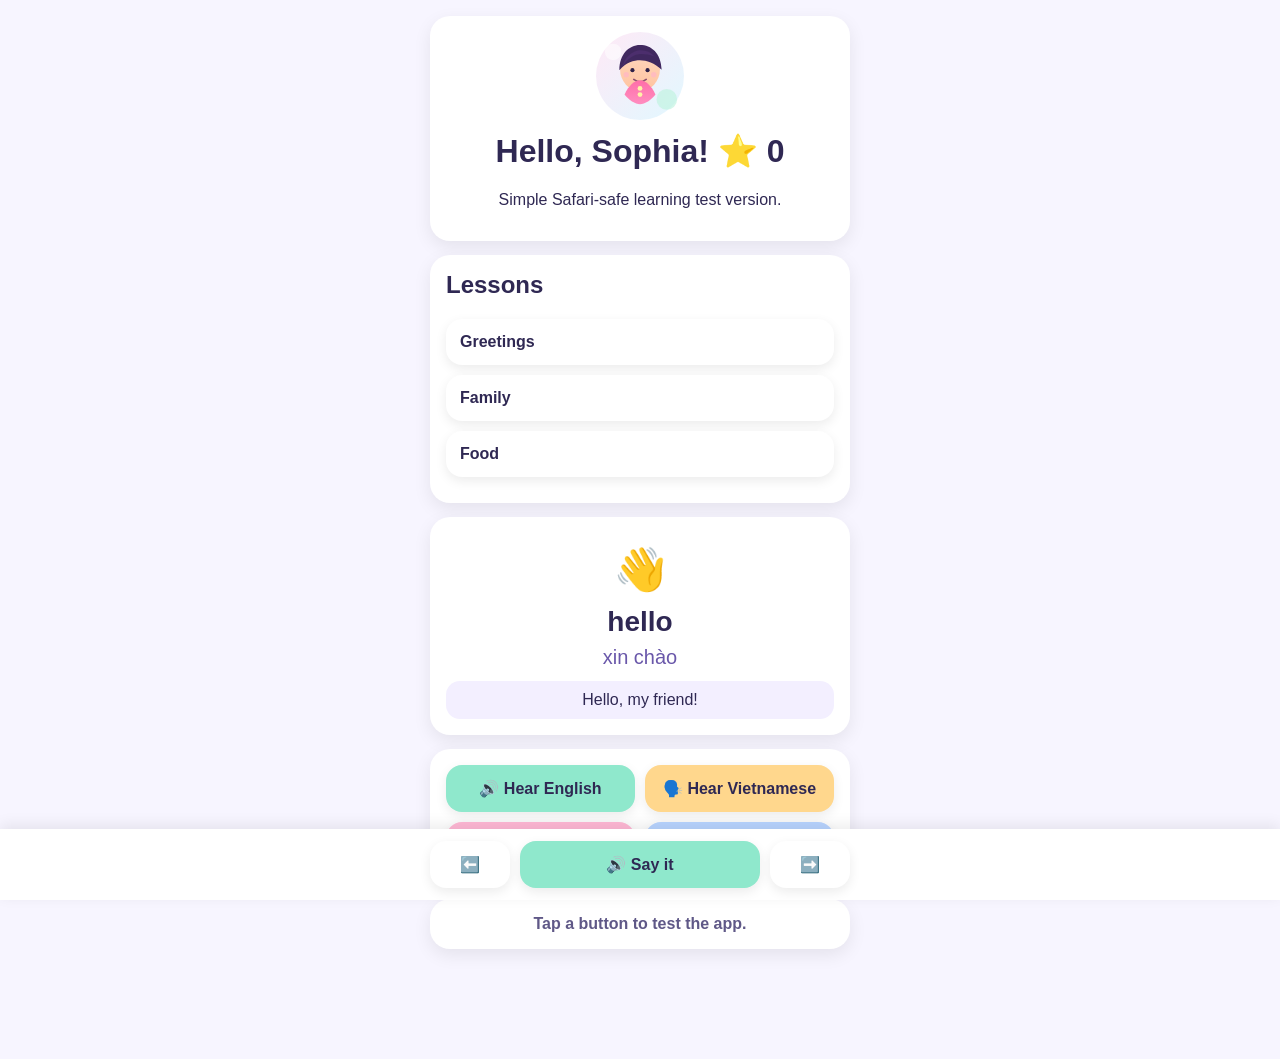
<file: lingo-sprout/safari-safe.html>
<!DOCTYPE html>
<html lang="en">
<head>
  <meta charset="UTF-8" />
  <meta name="viewport" content="width=device-width, initial-scale=1.0, viewport-fit=cover" />
  <title>Lingo Sprout Safe</title>
  <style>
    body {
      margin: 0;
      font-family: Arial, sans-serif;
      background: #f7f5ff;
      color: #2f2853;
    }
    .app {
      max-width: 420px;
      margin: 0 auto;
      padding: 16px 16px 96px;
    }
    .card {
      background: #ffffff;
      border-radius: 20px;
      padding: 16px;
      margin-bottom: 14px;
      box-shadow: 0 6px 18px rgba(0,0,0,0.08);
    }
    h1, h2, p { margin-top: 0; }
    .hero {
      text-align: center;
    }
    .hero img {
      width: 88px;
      height: 88px;
      display: block;
      margin: 0 auto 12px;
    }
    .word {
      font-size: 42px;
      text-align: center;
      margin: 12px 0;
    }
    .english {
      font-size: 28px;
      font-weight: bold;
      text-align: center;
    }
    .vietnamese {
      font-size: 20px;
      text-align: center;
      color: #6a58aa;
      margin-top: 8px;
    }
    .example {
      margin-top: 12px;
      text-align: center;
      background: #f3efff;
      border-radius: 14px;
      padding: 10px;
    }
    .grid {
      display: grid;
      grid-template-columns: 1fr 1fr;
      gap: 10px;
    }
    button {
      border: 0;
      border-radius: 16px;
      padding: 14px;
      font-size: 16px;
      font-weight: bold;
      background: #ffffff;
      box-shadow: 0 4px 12px rgba(0,0,0,0.08);
      color: #2f2853;
    }
    .primary { background: #8fe8cc; }
    .secondary { background: #ffd78d; }
    .pink { background: #ffb8d5; }
    .blue { background: #b8d4ff; }
    .lesson-list button {
      width: 100%;
      text-align: left;
      margin-bottom: 10px;
      background: #fff;
    }
    .feedback {
      text-align: center;
      font-weight: bold;
      color: #5f5887;
    }
    .bottom {
      position: fixed;
      left: 0;
      right: 0;
      bottom: 0;
      background: #ffffff;
      padding: 12px;
      box-shadow: 0 -4px 14px rgba(0,0,0,0.08);
    }
    .bottom .grid {
      max-width: 420px;
      margin: 0 auto;
      grid-template-columns: 80px 1fr 80px;
    }
  </style>
</head>
<body>
  <div class="app">
    <div class="card hero">
      <img src="./sophia-avatar.svg" alt="Sophia avatar" />
      <h1 id="hello">Hello, Sophia!</h1>
      <p>Simple Safari-safe learning test version.</p>
    </div>

    <div class="card">
      <h2>Lessons</h2>
      <div class="lesson-list" id="lessonList"></div>
    </div>

    <div class="card" id="wordCard">
      <div class="word" id="emoji">👋</div>
      <div class="english" id="english">hello</div>
      <div class="vietnamese" id="vietnamese">xin chào</div>
      <div class="example" id="example">Hello, my friend!</div>
    </div>

    <div class="card">
      <div class="grid">
        <button class="primary" id="speakEnglish">🔊 Hear English</button>
        <button class="secondary" id="speakVietnamese">🗣️ Hear Vietnamese</button>
        <button class="pink" id="markLearned">✅ I know this</button>
        <button class="blue" id="nextWord">➡️ Next word</button>
      </div>
    </div>

    <div class="card feedback" id="feedback">Tap a button to test the app.</div>
  </div>

  <div class="bottom">
    <div class="grid">
      <button id="prevBtn">⬅️</button>
      <button class="primary" id="bottomSpeak">🔊 Say it</button>
      <button id="nextBtn">➡️</button>
    </div>
  </div>

  <script>
    const lessons = [
      {
        label: 'Greetings',
        words: [
          { english: 'hello', vietnamese: 'xin chào', emoji: '👋', example: 'Hello, my friend!' },
          { english: 'goodbye', vietnamese: 'tạm biệt', emoji: '👋', example: 'Goodbye! See you soon.' },
          { english: 'thank you', vietnamese: 'cảm ơn', emoji: '🙏', example: 'Thank you very much.' }
        ]
      },
      {
        label: 'Family',
        words: [
          { english: 'mum', vietnamese: 'mẹ', emoji: '👩', example: 'My mum is kind.' },
          { english: 'dad', vietnamese: 'bố', emoji: '👨', example: 'My dad is funny.' },
          { english: 'sister', vietnamese: 'chị/em gái', emoji: '👧', example: 'My sister can sing.' }
        ]
      },
      {
        label: 'Food',
        words: [
          { english: 'apple', vietnamese: 'táo', emoji: '🍎', example: 'I like apples.' },
          { english: 'rice', vietnamese: 'cơm', emoji: '🍚', example: 'Rice is warm.' },
          { english: 'milk', vietnamese: 'sữa', emoji: '🥛', example: 'I drink milk.' }
        ]
      }
    ];

    let lessonIndex = 0;
    let wordIndex = 0;
    let stars = 0;

    const lessonList = document.getElementById('lessonList');
    const emoji = document.getElementById('emoji');
    const english = document.getElementById('english');
    const vietnamese = document.getElementById('vietnamese');
    const example = document.getElementById('example');
    const feedback = document.getElementById('feedback');
    const hello = document.getElementById('hello');

    function currentWord() {
      return lessons[lessonIndex].words[wordIndex];
    }

    function renderLessons() {
      lessonList.innerHTML = '';
      for (let i = 0; i < lessons.length; i++) {
        const btn = document.createElement('button');
        btn.textContent = lessons[i].label;
        btn.onclick = function () {
          lessonIndex = i;
          wordIndex = 0;
          renderWord();
          feedback.textContent = 'Loaded ' + lessons[i].label + '.';
        };
        lessonList.appendChild(btn);
      }
    }

    function renderWord() {
      const word = currentWord();
      emoji.textContent = word.emoji;
      english.textContent = word.english;
      vietnamese.textContent = word.vietnamese;
      example.textContent = word.example;
      hello.textContent = 'Hello, Sophia! ⭐ ' + stars;
    }

    function speakText(text, lang) {
      if (!window.speechSynthesis) {
        feedback.textContent = 'Speech is not available in this browser.';
        return;
      }
      const utterance = new SpeechSynthesisUtterance(text);
      utterance.lang = lang;
      utterance.rate = 0.9;
      window.speechSynthesis.cancel();
      window.speechSynthesis.speak(utterance);
    }

    function nextWord() {
      wordIndex = wordIndex + 1;
      if (wordIndex >= lessons[lessonIndex].words.length) wordIndex = 0;
      renderWord();
      feedback.textContent = 'Next word.';
    }

    function prevWord() {
      wordIndex = wordIndex - 1;
      if (wordIndex < 0) wordIndex = lessons[lessonIndex].words.length - 1;
      renderWord();
      feedback.textContent = 'Previous word.';
    }

    document.getElementById('speakEnglish').onclick = function () {
      speakText(currentWord().english, 'en-GB');
      feedback.textContent = 'Playing English.';
    };

    document.getElementById('speakVietnamese').onclick = function () {
      speakText(currentWord().vietnamese, 'vi-VN');
      feedback.textContent = 'Playing Vietnamese.';
    };

    document.getElementById('markLearned').onclick = function () {
      stars = stars + 1;
      renderWord();
      feedback.textContent = 'Nice! Sophia earned a star.';
    };

    document.getElementById('nextWord').onclick = nextWord;
    document.getElementById('prevBtn').onclick = prevWord;
    document.getElementById('nextBtn').onclick = nextWord;
    document.getElementById('bottomSpeak').onclick = function () {
      speakText(currentWord().english, 'en-GB');
      feedback.textContent = 'Playing English.';
    };

    renderLessons();
    renderWord();
  </script>
</body>
</html>
</file>
<file: ledgerly/styles.css>
:root {
  color-scheme: light;
  --bg: #f6f1e8;
  --bg-2: #efe7db;
  --bg-3: #e6dccf;
  --card: rgba(255, 252, 247, 0.96);
  --card-2: rgba(248, 242, 234, 0.98);
  --text: #1f2a2a;
  --muted: #5f6f6b;
  --muted-2: #8b9a94;
  --line: rgba(88, 109, 101, 0.16);
  --line-strong: rgba(88, 109, 101, 0.28);
  --accent: #6a8f83;
  --accent-deep: #56786d;
  --accent-soft: rgba(106, 143, 131, 0.14);
  --accent-glow: rgba(106, 143, 131, 0.22);
  --success: #2f8a57;
  --warning: #c98a24;
  --critical: #b24a45;
  --info: #4d7da8;
  --shadow: 0 22px 52px rgba(80, 67, 49, 0.12);
  --shadow-soft: 0 10px 24px rgba(80, 67, 49, 0.08);
  --radius: 24px;
  --radius-sm: 18px;
}

* {
  box-sizing: border-box;
  -webkit-tap-highlight-color: transparent;
}

html,
body {
  margin: 0;
  min-height: 100%;
  background:
    radial-gradient(circle at top, rgba(152, 174, 163, 0.22), transparent 34%),
    linear-gradient(180deg, #fbf7f0 0%, var(--bg) 36%, #ede3d6 100%);
  color: var(--text);
  font-family: Inter, system-ui, -apple-system, BlinkMacSystemFont, "Segoe UI", sans-serif;
}

body {
  padding: max(12px, env(safe-area-inset-top)) 12px calc(88px + env(safe-area-inset-bottom));
}

button,
input,
select,
textarea {
  font: inherit;
}

button,
input,
select,
textarea {
  min-height: 48px;
}

button {
  border: 0;
  border-radius: 16px;
  padding: 12px 16px;
  cursor: pointer;
  transition: transform 0.18s ease, background 0.18s ease, border-color 0.18s ease, opacity 0.18s ease, box-shadow 0.18s ease, color 0.18s ease;
}

button:active {
  transform: scale(0.985);
}

input,
select,
textarea {
  width: 100%;
  background: rgba(255, 251, 245, 0.92);
  color: var(--text);
  border: 1px solid rgba(88, 109, 101, 0.18);
  border-radius: 16px;
  padding: 12px 14px;
  box-shadow: inset 0 1px 0 rgba(255, 255, 255, 0.7);
}

input::placeholder,
textarea::placeholder {
  color: var(--muted-2);
}

input:focus,
select:focus,
textarea:focus,
button:focus-visible {
  outline: 2px solid rgba(106, 143, 131, 0.28);
  outline-offset: 2px;
  border-color: rgba(106, 143, 131, 0.48);
  box-shadow: 0 0 0 4px rgba(106, 143, 131, 0.12);
}

textarea {
  resize: vertical;
}

small {
  color: var(--muted);
  line-height: 1.45;
}

code {
  color: #36554c;
}

h1,
h2,
h3,
p {
  margin: 0;
}

h1 {
  margin-top: 2px;
  font-size: clamp(1.9rem, 5vw, 2.2rem);
  line-height: 1.05;
}

h2 {
  margin-top: 4px;
  font-size: clamp(1.25rem, 3.5vw, 1.55rem);
}

h3 {
  font-size: 1rem;
}

.app-shell {
  width: min(100%, 980px);
  margin: 0 auto;
  display: grid;
  gap: 12px;
}

.card {
  background: linear-gradient(180deg, var(--card), var(--card-2));
  border: 1px solid var(--line);
  border-radius: var(--radius);
  padding: 16px;
  box-shadow: var(--shadow);
  backdrop-filter: blur(18px);
}

.app-bar {
  position: sticky;
  top: max(8px, env(safe-area-inset-top));
  z-index: 6;
  padding-block: 14px;
}

.app-bar-top,
.section-heading,
.header-actions,
.control-row,
.item-actions,
.item-head,
.item-identity,
.renewal-row,
.renewal-main,
.renewal-side,
.actions,
.split-actions,
.preference-summary,
.hero-insights,
.item-badges,
.active-filters,
.toggle-grid,
.attention-list {
  display: flex;
  gap: 10px;
}

.app-bar-top,
.section-heading,
.control-row,
.item-head,
.renewal-row,
.renewal-main,
.renewal-side {
  justify-content: space-between;
  align-items: flex-start;
}

.section-heading.compact {
  align-items: center;
}

.header-actions {
  align-items: center;
  flex-wrap: wrap;
  justify-content: flex-end;
}

.eyebrow,
.field-label,
.row-label,
.hero-topline,
.attention-label {
  text-transform: uppercase;
  letter-spacing: 0.12em;
  font-size: 0.72rem;
  color: var(--muted-2);
}

.subtle,
.item-meta,
.helper-text,
.group-heading p,
.empty,
.empty span,
.attention-item p,
.stat small {
  color: var(--muted);
}

.hero-grid,
.stats,
.renewal-list,
.subscription-list,
.sections,
.form,
.preference-form,
.library-controls {
  display: grid;
  gap: 12px;
}

.hero-grid {
  grid-template-columns: 1.3fr 1fr;
}

.hero-card {
  background:
    radial-gradient(circle at top right, rgba(180, 202, 192, 0.34), transparent 36%),
    linear-gradient(180deg, rgba(255, 254, 250, 0.98), rgba(246, 239, 230, 0.98));
  border-color: rgba(106, 143, 131, 0.22);
  box-shadow: 0 24px 60px rgba(74, 62, 45, 0.12);
}

.hero-amount {
  margin-top: 10px;
  font-size: clamp(2.2rem, 8vw, 3rem);
  font-weight: 800;
  line-height: 1;
  color: #1f2d29;
}

.hero-support {
  margin-top: 8px;
  color: var(--muted);
}

.hero-insights,
.preference-summary,
.active-filters,
.item-badges,
.attention-list {
  flex-wrap: wrap;
}

.insight-chip,
.preference-chip,
.filter-chip,
.pill,
.badge-shell,
.badge,
.urgency-pill {
  border-radius: 999px;
  border: 1px solid transparent;
}

.insight-chip {
  min-width: 0;
  padding: 10px 12px;
  background: rgba(255, 249, 242, 0.92);
  border-color: rgba(106, 143, 131, 0.16);
  box-shadow: var(--shadow-soft);
}

.insight-chip span {
  display: block;
  font-size: 0.76rem;
  color: var(--muted);
}

.insight-chip strong {
  display: block;
  margin-top: 4px;
}

.attention-list {
  flex-direction: column;
}

.attention-card {
  background: linear-gradient(180deg, rgba(252, 247, 240, 0.98), rgba(244, 236, 226, 0.98));
}

.attention-item {
  padding: 14px;
  border-radius: var(--radius-sm);
  background: rgba(255, 251, 246, 0.9);
  border: 1px solid var(--line);
  box-shadow: var(--shadow-soft);
}

.attention-item strong {
  display: block;
  margin-top: 6px;
  font-size: 1rem;
  color: var(--text);
}

.attention-item p {
  margin-top: 6px;
  line-height: 1.4;
  font-size: 0.92rem;
}

.attention-item.warning {
  border-color: rgba(201, 138, 36, 0.28);
  background: rgba(251, 245, 229, 0.98);
}

.attention-item.critical {
  border-color: rgba(178, 74, 69, 0.28);
  background: rgba(253, 243, 242, 0.98);
}

.attention-item.success {
  border-color: rgba(47, 138, 87, 0.22);
  background: rgba(241, 248, 244, 0.98);
}

.attention-item.teal {
  border-color: rgba(106, 143, 131, 0.24);
  background: rgba(243, 248, 246, 0.98);
}

.stats {
  grid-template-columns: repeat(2, minmax(0, 1fr));
}

.stat {
  padding: 14px;
  border-radius: 20px;
  border: 1px solid rgba(88, 109, 101, 0.12);
  background: rgba(255, 250, 245, 0.82);
  box-shadow: var(--shadow-soft);
}

.stat span {
  display: block;
  font-size: 0.82rem;
  color: var(--muted);
}

.stat strong {
  display: block;
  margin-top: 8px;
  font-size: 1.18rem;
}

.stat small {
  display: block;
  margin-top: 6px;
}

.tab-bar {
  position: sticky;
  bottom: calc(10px + env(safe-area-inset-bottom));
  z-index: 5;
  display: grid;
  grid-template-columns: repeat(3, 1fr);
  gap: 8px;
  padding: 8px;
  background: linear-gradient(180deg, rgba(255, 252, 247, 0.94), rgba(246, 239, 231, 0.98));
}

.tab {
  min-height: 56px;
  padding: 10px 8px;
  font-weight: 700;
  color: var(--muted);
  background: rgba(255, 250, 245, 0.72);
  border: 1px solid rgba(88, 109, 101, 0.12);
  display: grid;
  place-items: center;
  gap: 2px;
  box-shadow: inset 0 1px 0 rgba(255, 255, 255, 0.75);
}

.tab-icon {
  font-size: 0.95rem;
  line-height: 1;
}

.tab.active {
  color: #244339;
  background: linear-gradient(135deg, rgba(180, 202, 192, 0.56), rgba(231, 240, 235, 0.94));
  border-color: rgba(106, 143, 131, 0.34);
  box-shadow: inset 0 0 0 1px rgba(106, 143, 131, 0.08), 0 10px 22px rgba(106, 143, 131, 0.14);
}

.screen {
  display: none;
}

.screen.active {
  display: grid;
  gap: 12px;
  animation: fadeUp 0.18s ease;
}

@keyframes fadeUp {
  from {
    opacity: 0;
    transform: translateY(4px);
  }
  to {
    opacity: 1;
    transform: translateY(0);
  }
}

.renewal-item,
.subscription-item {
  background: rgba(255, 251, 246, 0.86);
  border: 1px solid rgba(88, 109, 101, 0.12);
  border-radius: 22px;
  padding: 14px;
  box-shadow: var(--shadow-soft);
}

.renewal-item {
  display: flex;
  justify-content: space-between;
  gap: 12px;
}

.renewal-item.warning {
  border-color: rgba(201, 138, 36, 0.26);
  background: rgba(251, 246, 235, 0.96);
}

.renewal-item.critical {
  border-color: rgba(178, 74, 69, 0.26);
  background: rgba(252, 243, 242, 0.96);
}

.renewal-main,
.item-identity {
  gap: 12px;
}

.renewal-side,
.item-price-block {
  text-align: right;
  display: grid;
  gap: 4px;
}

.service-mark {
  width: 42px;
  height: 42px;
  border-radius: 14px;
  display: grid;
  place-items: center;
  font-weight: 800;
  color: #274339;
  background: linear-gradient(135deg, rgba(195, 214, 205, 0.9), rgba(242, 248, 245, 0.94));
  border: 1px solid rgba(106, 143, 131, 0.18);
  flex: 0 0 auto;
  box-shadow: inset 0 1px 0 rgba(255, 255, 255, 0.82);
}

.item-name {
  font-size: 1rem;
}

.item-meta {
  margin-top: 4px;
  font-size: 0.86rem;
  line-height: 1.4;
}

.item-price,
.renewal-date {
  font-size: 1.08rem;
  font-weight: 800;
  color: var(--text);
}

.item-card-button {
  width: 100%;
  border: 0;
  padding: 0;
  background: transparent;
  color: inherit;
  text-align: left;
  display: grid;
  gap: 12px;
}

.renewal-row {
  align-items: center;
  gap: 12px;
  padding: 12px 14px;
  border-radius: 18px;
  background: rgba(246, 239, 231, 0.72);
  border: 1px solid rgba(88, 109, 101, 0.1);
}

.item-badges {
  gap: 8px;
}

.item-notes {
  margin-top: 2px;
  font-size: 0.92rem;
  line-height: 1.45;
}

.badge,
.urgency-pill,
.preference-chip,
.filter-chip,
.badge-shell,
.pill {
  display: inline-flex;
  align-items: center;
  justify-content: center;
  min-height: 34px;
  padding: 7px 11px;
  font-size: 0.8rem;
}

.badge,
.filter-chip,
.preference-chip,
.badge-shell,
.pill {
  background: rgba(251, 247, 241, 0.88);
  border-color: rgba(88, 109, 101, 0.12);
  color: var(--text);
}

.badge.success {
  background: rgba(47, 138, 87, 0.12);
  color: #2b6e48;
  border-color: rgba(47, 138, 87, 0.22);
}

.badge.warning,
.urgency-pill.warning {
  background: rgba(201, 138, 36, 0.14);
  color: #895c12;
  border-color: rgba(201, 138, 36, 0.24);
}

.badge.outline,
.badge.neutral,
.urgency-pill.neutral,
.filter-chip.passive {
  color: var(--muted);
}

.urgency-pill.critical {
  background: rgba(178, 74, 69, 0.14);
  color: #923e39;
  border-color: rgba(178, 74, 69, 0.24);
}

.urgency-pill.neutral {
  background: rgba(77, 125, 168, 0.08);
  border-color: rgba(77, 125, 168, 0.16);
}

.compact-actions {
  margin-top: 12px;
  justify-content: flex-end;
}

.form label,
.preference-form label,
.search-field {
  display: grid;
  gap: 8px;
}

.form-group {
  display: grid;
  gap: 12px;
  padding: 14px;
  border-radius: 22px;
  background: rgba(255, 249, 243, 0.8);
  border: 1px solid rgba(88, 109, 101, 0.1);
}

.group-heading {
  display: grid;
  gap: 4px;
}

.split,
.split-actions,
.control-row {
  display: grid;
  gap: 12px;
  grid-template-columns: repeat(2, minmax(0, 1fr));
}

.segmented {
  display: grid;
  grid-template-columns: repeat(3, minmax(0, 1fr));
  gap: 8px;
}

.segment {
  min-height: 48px;
  background: rgba(255, 250, 245, 0.82);
  border: 1px solid rgba(88, 109, 101, 0.14);
  color: var(--muted);
}

.segment.active {
  background: linear-gradient(135deg, rgba(190, 211, 202, 0.62), rgba(241, 247, 244, 0.96));
  color: #244339;
  border-color: rgba(106, 143, 131, 0.3);
}

.toggle-grid {
  display: grid;
  grid-template-columns: repeat(2, minmax(0, 1fr));
}

.toggle-card {
  display: flex;
  gap: 10px;
  align-items: flex-start;
  padding: 14px;
  border-radius: 20px;
  background: rgba(255, 250, 245, 0.86);
  border: 1px solid rgba(88, 109, 101, 0.12);
}

.toggle-card input {
  width: auto;
  min-height: auto;
  margin-top: 3px;
}

.toggle-card.selected {
  border-color: rgba(106, 143, 131, 0.34);
  background: rgba(241, 247, 244, 0.94);
}

.actions {
  justify-content: flex-start;
}

.sticky-actions {
  position: sticky;
  bottom: calc(78px + env(safe-area-inset-bottom));
  z-index: 3;
  padding-top: 2px;
}

.primary {
  background: linear-gradient(135deg, var(--accent), var(--accent-deep));
  color: #f8f4ee;
  font-weight: 800;
  box-shadow: 0 16px 36px rgba(86, 120, 109, 0.24);
}

.ghost {
  background: rgba(255, 250, 245, 0.8);
  color: var(--text);
  border: 1px solid rgba(88, 109, 101, 0.14);
}

.utility {
  min-height: 42px;
  padding: 10px 14px;
}

.danger {
  background: rgba(178, 74, 69, 0.12);
  color: #933f3a;
  border: 1px solid rgba(178, 74, 69, 0.18);
}

.preference-summary {
  margin-top: 8px;
}

.preference-chip {
  padding: 10px 12px;
}

.empty {
  text-align: center;
  padding: 26px 14px;
  display: grid;
  gap: 8px;
  border-radius: 20px;
  border: 1px dashed var(--line-strong);
  background: rgba(255, 250, 245, 0.64);
}

.hidden {
  display: none !important;
}

@media (max-width: 760px) {
  .hero-grid,
  .toggle-grid {
    grid-template-columns: 1fr;
  }
}

@media (max-width: 640px) {
  .app-bar-top,
  .section-heading,
  .renewal-item,
  .renewal-main,
  .renewal-side,
  .item-head,
  .item-identity,
  .renewal-row {
    flex-direction: column;
  }

  .header-actions {
    justify-content: flex-start;
  }

  .stats,
  .split,
  .split-actions,
  .control-row {
    grid-template-columns: 1fr;
  }

  .compact-actions {
    justify-content: stretch;
  }

  .compact-actions button,
  .sticky-actions button {
    width: 100%;
  }

  .item-price-block,
  .renewal-side {
    text-align: left;
  }
}

@media (min-width: 761px) {
  body {
    padding: 18px 18px 28px;
  }

  .app-shell {
    gap: 14px;
  }

  .card {
    padding: 18px;
  }

  .tab-bar {
    position: static;
    bottom: auto;
  }

  .sticky-actions {
    position: static;
    bottom: auto;
  }

  .stats {
    grid-template-columns: repeat(4, minmax(0, 1fr));
  }
}
</file>
